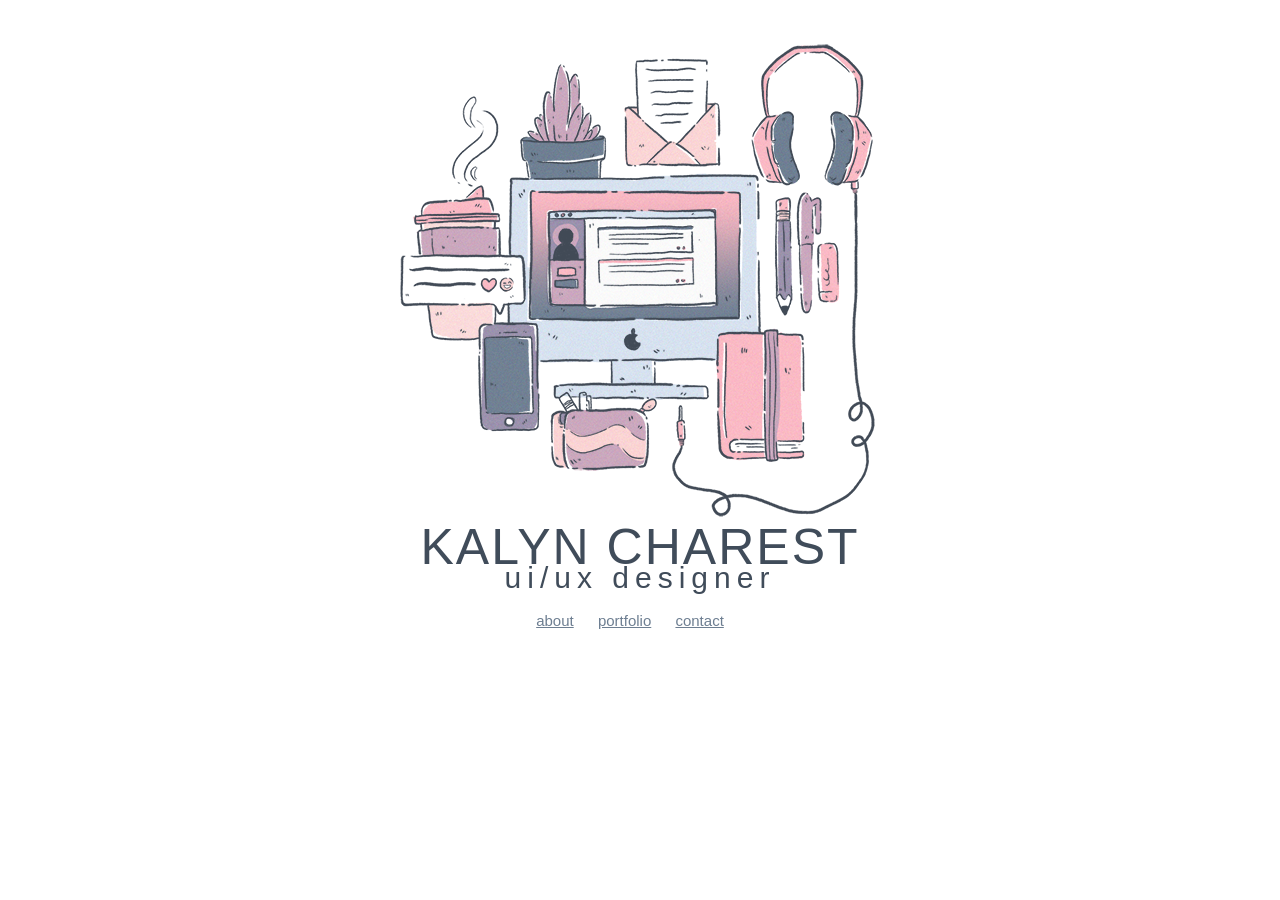
<file: index.html>
<!DOCTYPE html>
<html lang="en">
<head>

  <!-- Basic Page Needs
  –––––––––––––––––––––––––––––––––––––––––––––––––– -->
  <meta charset="utf-8">
  <title>Kalyn Charest Design</title>
  <meta name="description" content="">
  <meta name="author" content="">

  <!-- Mobile Specific Metas
  –––––––––––––––––––––––––––––––––––––––––––––––––– -->
  <meta name="viewport" content="width=device-width, initial-scale=1">

  <!-- FONT
  –––––––––––––––––––––––––––––––––––––––––––––––––– -->
  <link href="//fonts.googleapis.com/css?family=Raleway:400,300,600" rel="stylesheet" type="text/css">

  <!-- CSS
  –––––––––––––––––––––––––––––––––––––––––––––––––– -->
  <link rel="stylesheet" href="css/normalize.css">
  <link rel="stylesheet" href="css/skeleton.css">
  <link rel="stylesheet" href="css/animate.css">

  <!-- Favicon
  –––––––––––––––––––––––––––––––––––––––––––––––––– -->
  <link rel="icon" type="image/png" href="images/favicon%20copy.png">

</head>
<body>
    <!-- Google Analytics
 –––––––––––––––––––––––––––––––––––––––––––––––––– -->
<script>
  (function(i,s,o,g,r,a,m){i['GoogleAnalyticsObject']=r;i[r]=i[r]||function(){
  (i[r].q=i[r].q||[]).push(arguments)},i[r].l=1*new Date();a=s.createElement(o),
  m=s.getElementsByTagName(o)[0];a.async=1;a.src=g;m.parentNode.insertBefore(a,m)
  })(window,document,'script','https://www.google-analytics.com/analytics.js','ga');

  ga('create', 'UA-92775504-2', 'auto');
  ga('send', 'pageview');

</script>    

  <!-- Primary Page Layout
  –––––––––––––––––––––––––––––––––––––––––––––––––– -->
<div class="container">
       
    
    <div class="row">
      <div class="tweleve columns" align="center" style="margin-top: 3%" >
        <img src="images/homeimg500px.png" class="u-max-full-width">
      </div>
    </div>
      
       
 <div class="row">
      <div class="two-half column" align="center" style="margin-top: -2%">
            <h1 class="animated fadeIn">KALYN CHAREST</h1>
            <h4 class="animated fadeIn" style="margin-top: -4%">ui/ux designer</h4>
      </div>
 </div>
      
     <div class="row">
      <div class="two-half column" align="center" style="margin-top: -1%">
        <div id="navcontainer">
                <ul class="animated fadeIn" id="navlist">
                    <li id="active"><a href="bio.html" id="current">about</a></li>
                    <li><a href="portfolio.html">portfolio</a></li>
                    <li><a href="contact.html">contact</a></li>
                </ul>
        </div>
    </div>
    </div>
</div>

<!-- End Document
  –––––––––––––––––––––––––––––––––––––––––––––––––– -->
</body>
</html>
</file>
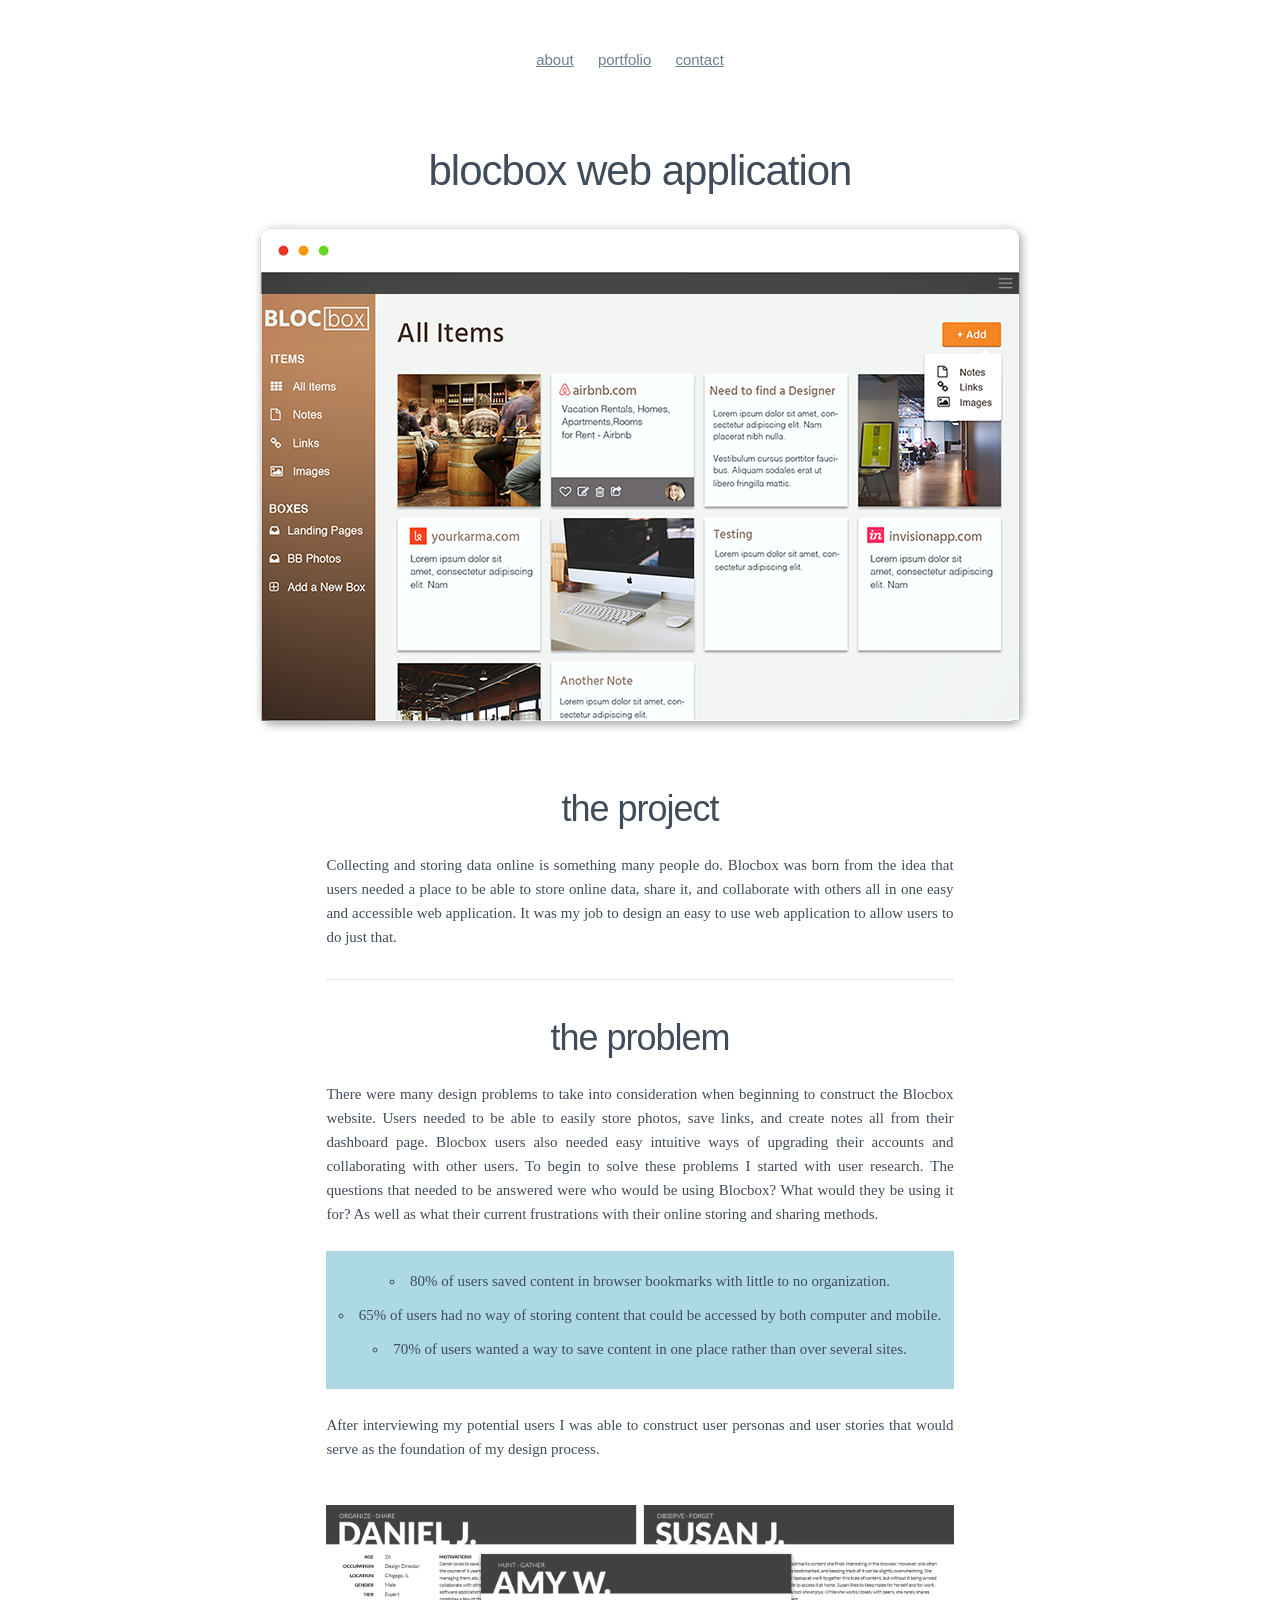
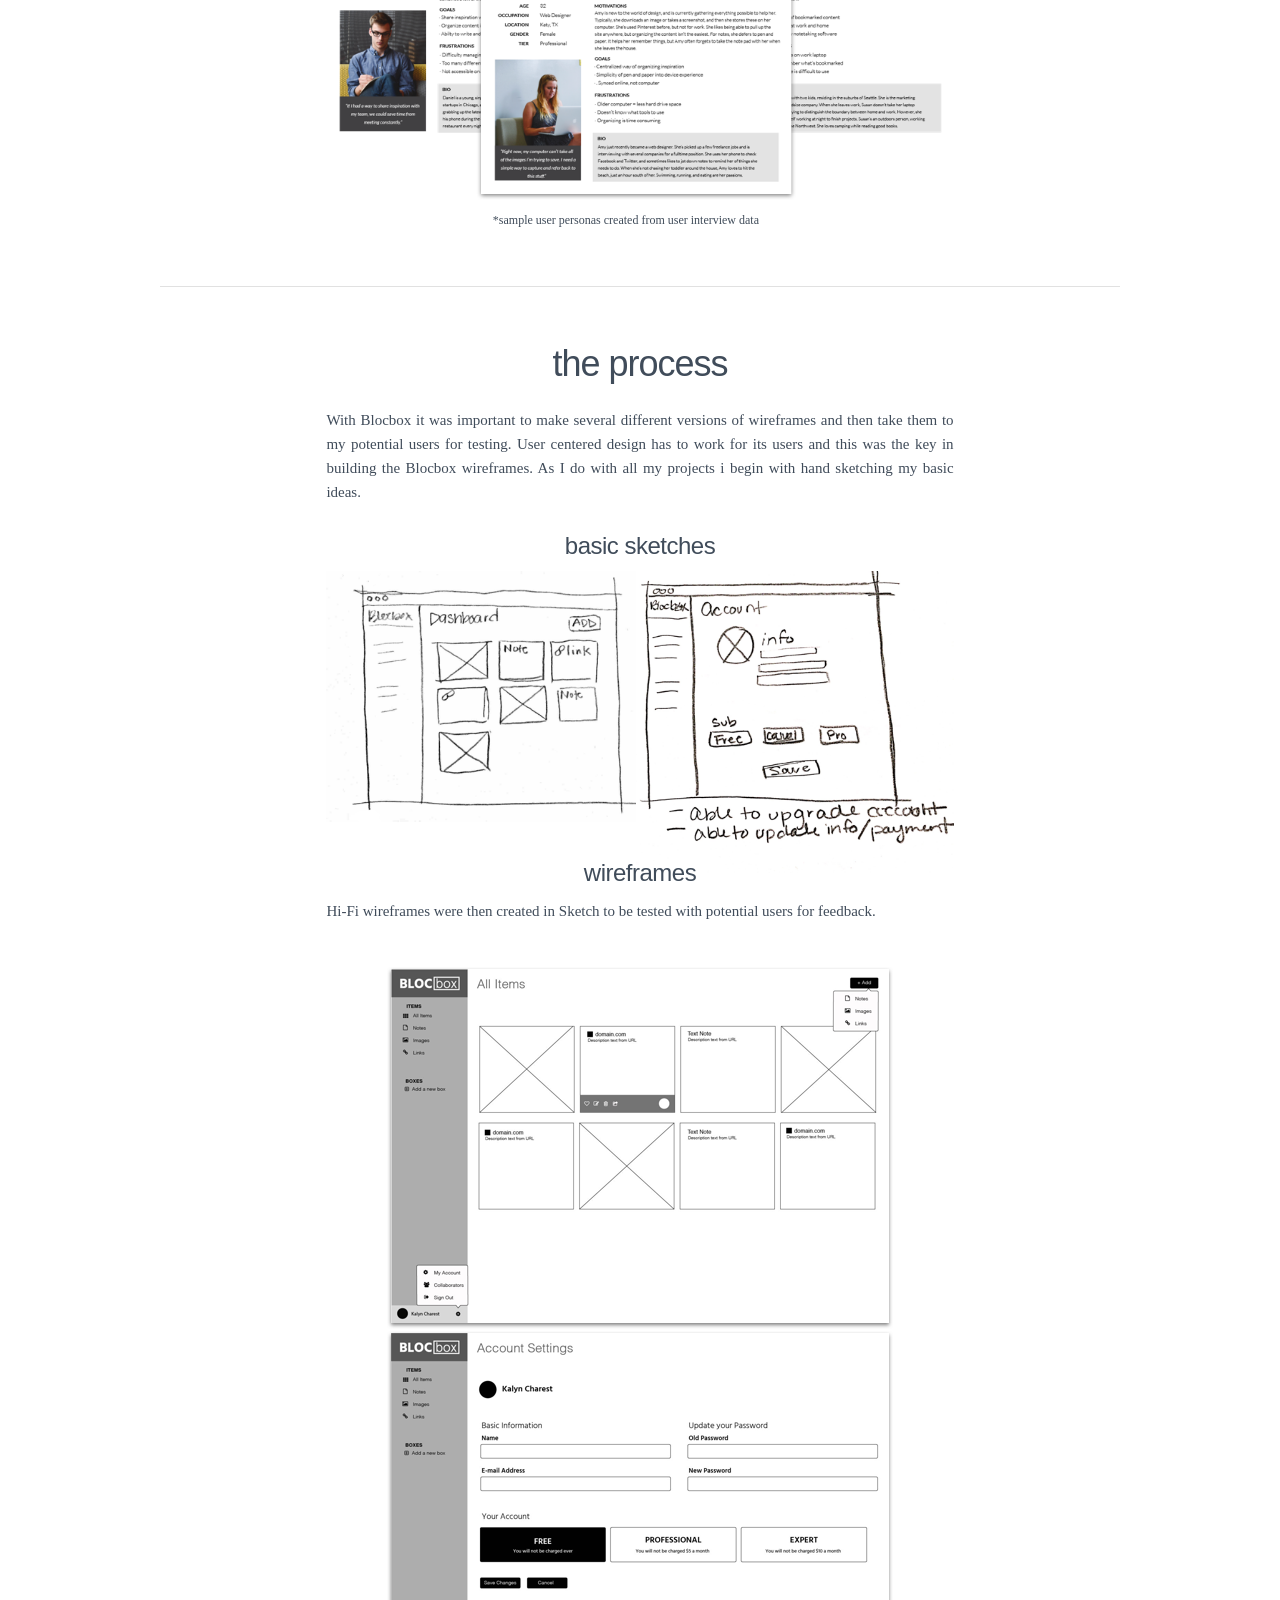
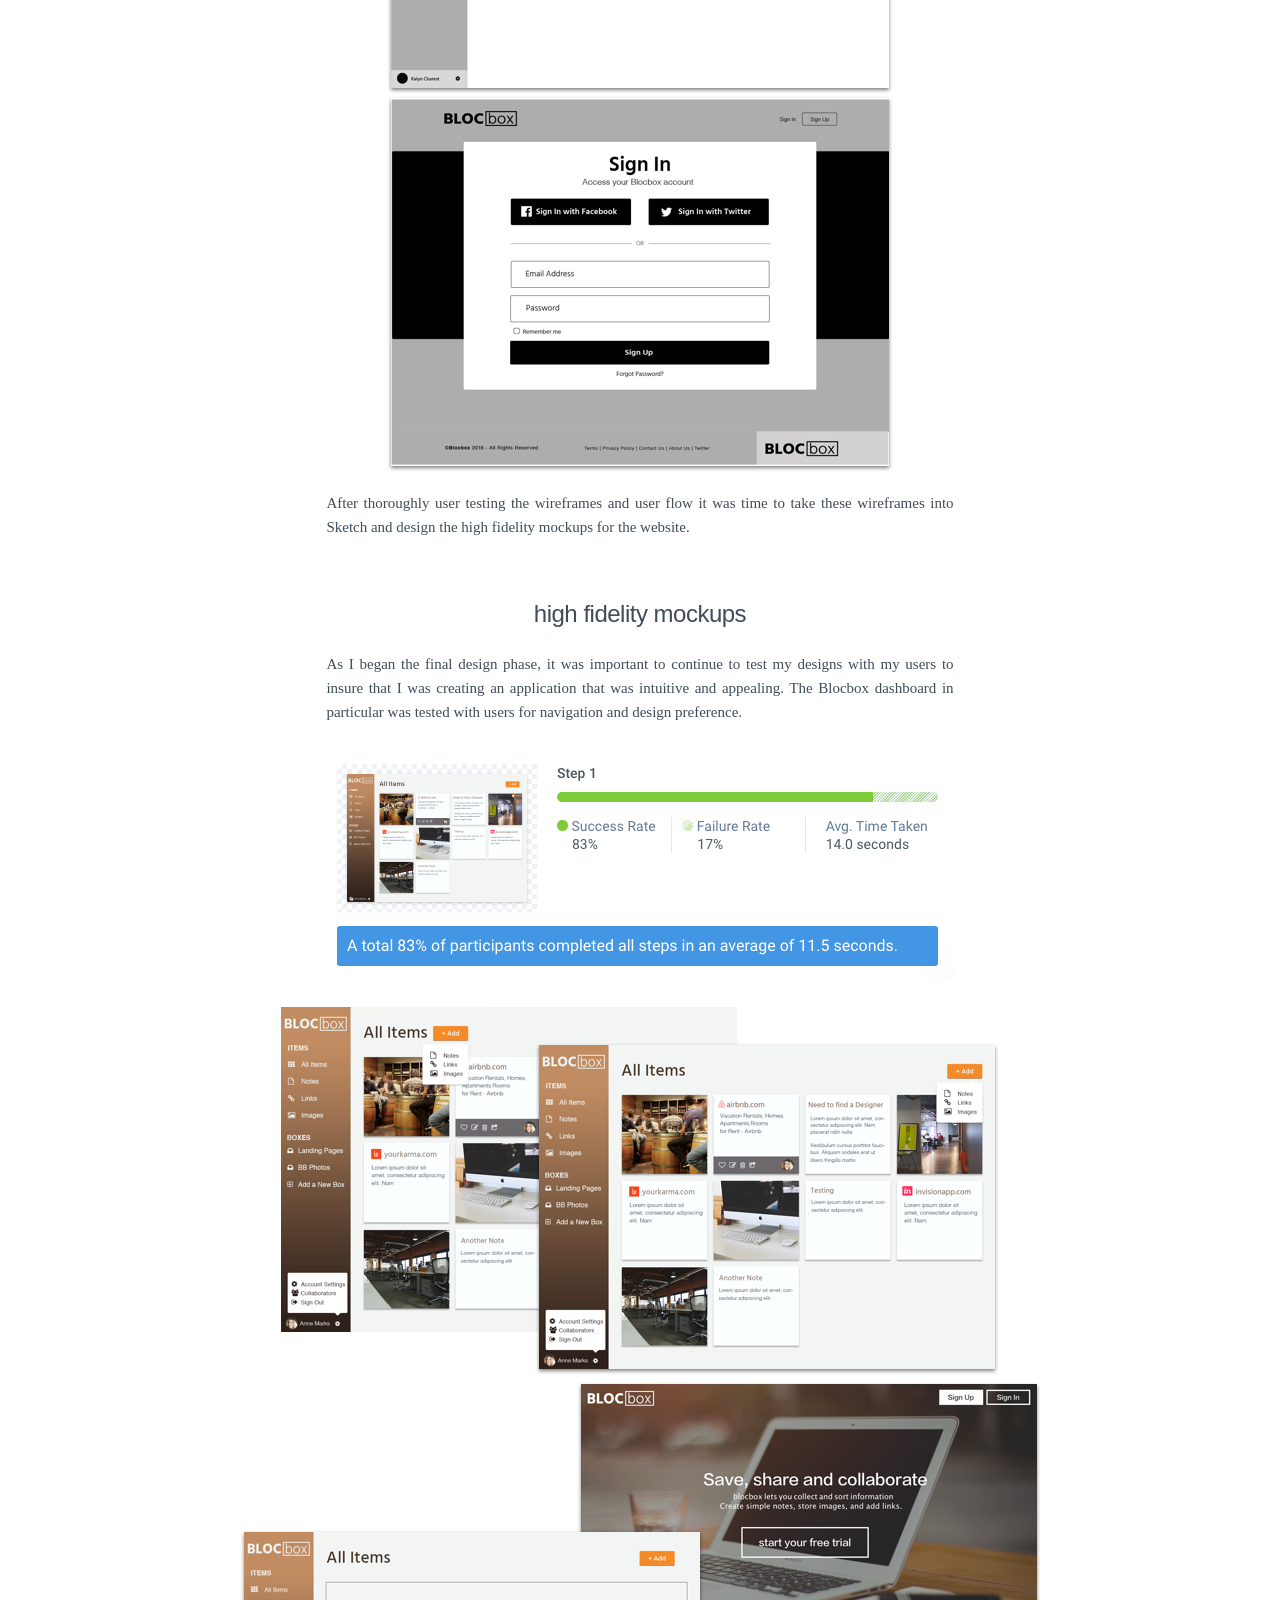
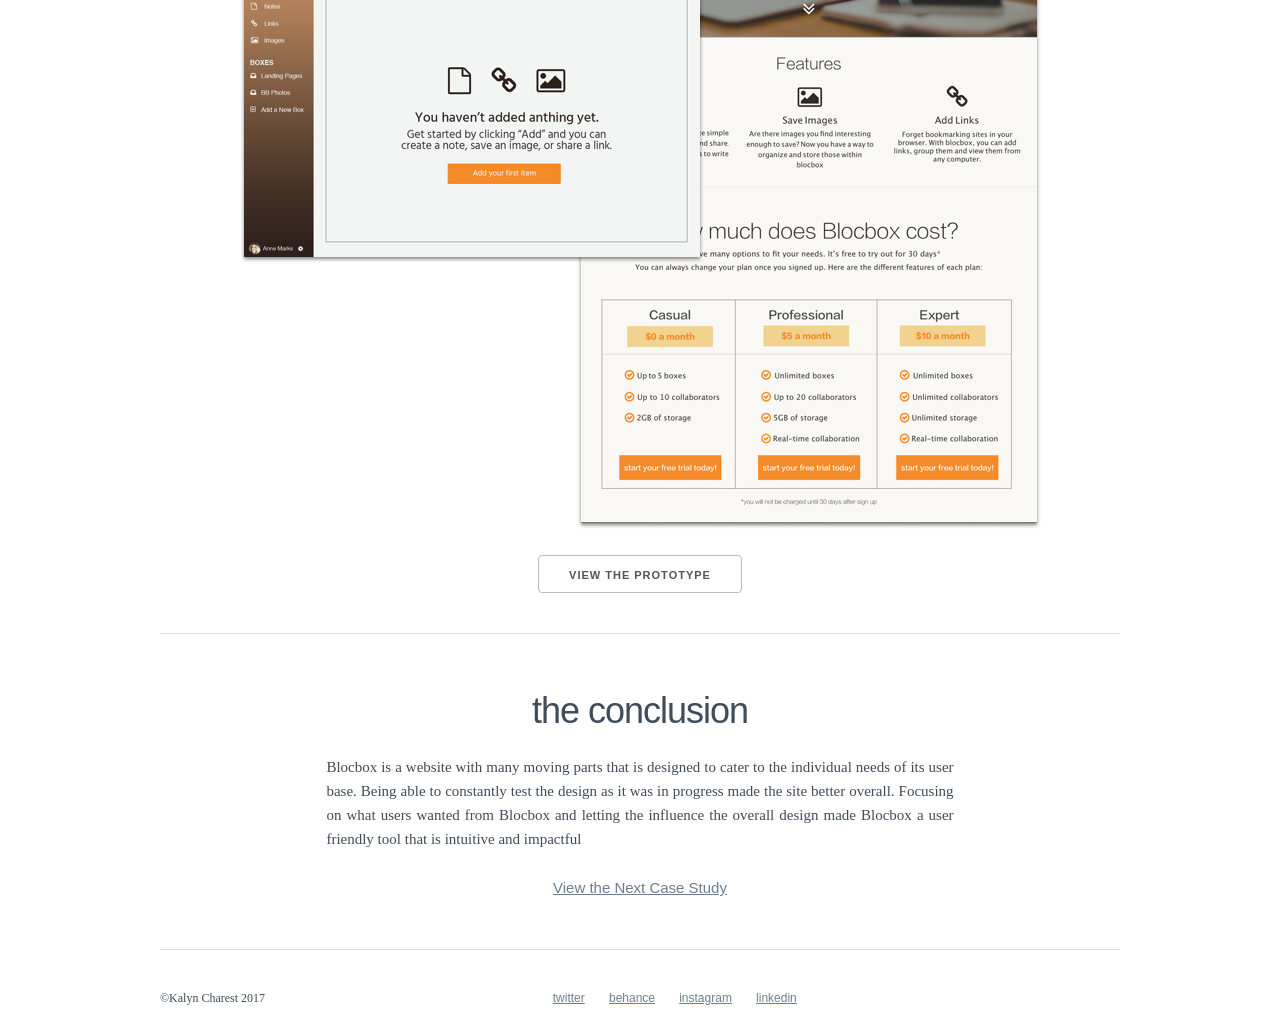
<file: bbstudy.html>
<!DOCTYPE html>
<html lang="en">
<head>

  <!-- Basic Page Needs
  –––––––––––––––––––––––––––––––––––––––––––––––––– -->
  <meta charset="utf-8">
  <title>Kalyn Charest Design</title>
  <meta name="description" content="">
  <meta name="author" content="">

  <!-- Mobile Specific Metas
  –––––––––––––––––––––––––––––––––––––––––––––––––– -->
  <meta name="viewport" content="width=device-width, initial-scale=1">

  <!-- FONT
  –––––––––––––––––––––––––––––––––––––––––––––––––– -->
  <link href="//fonts.googleapis.com/css?family=Raleway:400,300,600" rel="stylesheet" type="text/css">

  <!-- CSS
  –––––––––––––––––––––––––––––––––––––––––––––––––– -->
  <link rel="stylesheet" href="css/normalize.css">
  <link rel="stylesheet" href="css/skeleton.css">
  <link rel="stylesheet" href="css/animate.css">

  <!-- Favicon
  –––––––––––––––––––––––––––––––––––––––––––––––––– -->
  <link rel="icon" type="image/png" href="images/favicon%20copy.png">

</head>
<body>
    
    <!-- Google Analytics
 –––––––––––––––––––––––––––––––––––––––––––––––––– -->
<script>
  (function(i,s,o,g,r,a,m){i['GoogleAnalyticsObject']=r;i[r]=i[r]||function(){
  (i[r].q=i[r].q||[]).push(arguments)},i[r].l=1*new Date();a=s.createElement(o),
  m=s.getElementsByTagName(o)[0];a.async=1;a.src=g;m.parentNode.insertBefore(a,m)
  })(window,document,'script','https://www.google-analytics.com/analytics.js','ga');

  ga('create', 'UA-92775504-2', 'auto');
  ga('send', 'pageview');

</script>      

  <!-- Primary Page Layout
  –––––––––––––––––––––––––––––––––––––––––––––––––– -->
<div class="container">
    
        <div class="row">
            <div class="two-half column" align="center" style="margin-top: 5%">
                <div id="navcontainer">
                    <ul class="animated fadeIn" id="navlist">
                        <li id="active"><a href="bio.html" id="current">about</a></li>
                        <li><a href="portfolio.html">portfolio</a></li>
                        <li><a href="contact.html">contact</a></li>
                    </ul>
            </div>
            </div> 
        </div>
    
        <div class="row">
            <div class="tweleve columns" align="center" style="margin-top: 5%" >
                <h2>blocbox web application</h2>   
            </div>
        </div>
    
      <div class="row">
            <div class="tweleve columns" align="center" style="margin-top: -3%" >
                <img src="images/dashboardbb2.png" class="u-max-full-width" >
            </div>
        </div>
   
      <div class="row">
            <div class="tweleve columns" align="center" style="margin-top: -1%" >
                <h3>the project</h3>
            </div>
      </div>    
      <div class="row">
            <div class="eight columns offset-by-two" align="center">
                <p>Collecting and storing data online is something many people do. Blocbox was born from the idea that users needed a place to be able to store online data, share it, and collaborate with others all in one easy and accessible web application. It was my job to design an easy to use web application to allow users to do just that.</p>
                <hr>
                
                <h3>the problem</h3>
                <p>There were many design problems to take into consideration when beginning to construct the Blocbox website. Users needed to be able to easily store photos, save links, and create notes all from their dashboard page. Blocbox users also needed easy intuitive ways of upgrading their accounts and collaborating with other users. To begin to solve these problems I started with user research. The questions that needed to be answered were who would be using Blocbox? What would they be using it for? As well as what their current frustrations with their online storing and sharing methods.<br></p>
                    
                    <div class="border">
                    <ul class="stats" style="margin-top:1%">
                        <li>80% of users saved content in browser bookmarks with little to no organization.</li>
                        <li>65% of users had no way of storing content that could be accessed by both computer and mobile.</li>
                        <li>70% of users wanted a way to save content in one place rather than over several sites. </li>
                    </ul>

                </div>
                
               <br> <p>After interviewing my potential users I was able to construct user personas and user stories that would serve as the foundation of my design process. </p>
                
                
           </div>
     </div>
    
    <div class="row">
            <div class="eight columns offset-by-two" align="center" style="margin-top:2%">
                <img src="images/bbpersonas.png"  class="u-max-full-width">
                
    
            </div>
    </div>
    
    
    <div class="row">
           <div class="seven columns offset-by-four" align="center">
               <p> <small>*sample user personas created from user interview data</small></p>
           </div>
    </div>
    
     <div class="row">
            <div class="twelve columns" align="center">
                <hr>
            </div>    
    </div>
    
    <div class="row">
            <div class="tweleve columns" align="center" style="margin-top: 2%" >
                <h3>the process</h3>
            </div>
    </div>
    
    <div class="row">
            <div class="eight columns offset-by-two" align="center">
                <p>With Blocbox it was important to make several different versions of wireframes and then take them to my potential users for testing. User centered design has to work for its users and this was the key in building the Blocbox wireframes. As I do with all my projects i begin with hand sketching my basic ideas.</p><br>
                
                <h5 style="margin-top: -4%">basic sketches</h5>
            </div>   
    </div>  
    
    <div class="row">
            <div class="eight columns offset-by-two" align="center" style="margin-top: 2%" >
                <img src="images/bbsketches.png" class="u-max-full-width" style="margin-top: -5%">
            </div> 
    </div>    
    
    <div class="row">
            <div class="eight columns offset-by-two" align="center">
                <h5 style="margin-top: -4%">wireframes</h5>
                <p style="margin-top: -2%">   Hi-Fi wireframes were then created in Sketch to be tested with potential users for feedback.</p>
            </div>    
    </div> 
    
    <div class="row">
            <div class="tweleve columns" align="center" style="margin-top: 2%" >     
                <img src="images/bbhi-fi.png" class="u-max-full-width">
            </div>
    </div>
                
    <div class="row">
            <div class="eight columns offset-by-two" align="center">            
                <p style="margin-top: 2%">After thoroughly user testing the wireframes and user flow it was time to take these wireframes into Sketch and design the high fidelity mockups for the website. 
    
            </div>
    </div>    
    
    <div class="row">
            <div class="eight columns offset-by-two" align="center" style="margin-top: 2%" >
               
                <h5 style="margin-top:2%">high fidelity mockups</h5>
                <p>As I began the final design phase, it was important to continue to test my designs with my users to insure that I was creating an application that was intuitive and appealing. The Blocbox dashboard in particular was tested with users for navigation and design preference.</p>
                <img src="images/bbnavtest.png" class="u-max-full-width">
            </div>    
    </div>            
    <div class="row">
            <div class="tweleve columns" align="center" style="margin-top: 2%" >            
                <img src="images/bbdash.png" class="u-max-full-width">
                <img src="images/bbmockup2.png" class="u-max-full-width">
            </div>
    </div>    
        
      <div class="row">
            <div class="tweleve columns" align="center" style="margin-top: 2%" >  
          <a class="button" href="https://invis.io/AWAXL7INX#/224507412_Homepage"  target="_blank">View the Prototype</a>
                <hr>
      </div>
      </div>
        
    <div class="row">
            <div class="eight columns offset-by-two" align="center" style="margin-top: 2%" >    
                  <h3>the conclusion</h3>
                        <p>Blocbox is a website with many moving parts that is designed to cater to the individual needs of its user base. Being able to constantly test the design as it was in progress made the site better overall. Focusing on what users wanted from Blocbox and letting the influence the overall design made Blocbox a user friendly tool that is intuitive and impactful </p>
                
                        <a href="ccstudy.html">View the Next Case Study</a>
                
            </div>
    </div>    
        
    <div class="row">
            <div class="tweleve columns" style="margin-top: 2%" >
                <hr>
            </div>
        </div>        
        
    <div class="row">
            <div class="three columns" align="right">
                <p class="copyright"><small>&copy;Kalyn Charest 2017</small></p>
        </div>
    
        <div class= "six columns offset-by-one" align="center">
             <div id="navcontainer">
                    <ul class="animated fadeIn" id="navlist">
                        <li id="active"><a href="https://twitter.com/Kalyn_Charest"  target="_blank" id="current"><small>twitter</small></a></li>
                        <li><a href="https://www.behance.net/kalyncharest"  target="_blank"><small>behance</small></a></li>
                        <li><a href="https://www.instagram.com/tofutuxedo/?hl=en"  target="_blank"><small>instagram</small></a></li>
                        <li><a href="https://www.linkedin.com/in/kalyn-charest-6636484b/"  target="_blank"><small>linkedin</small></a></li>
                    </ul>
            </div>
        
        </div>
        
        
        
        </div>
            
            
            
            
            
            
            
            
    </div>    
        
        
<!-- End Document
  –––––––––––––––––––––––––––––––––––––––––––––––––– -->
</body>
</html>
</file>
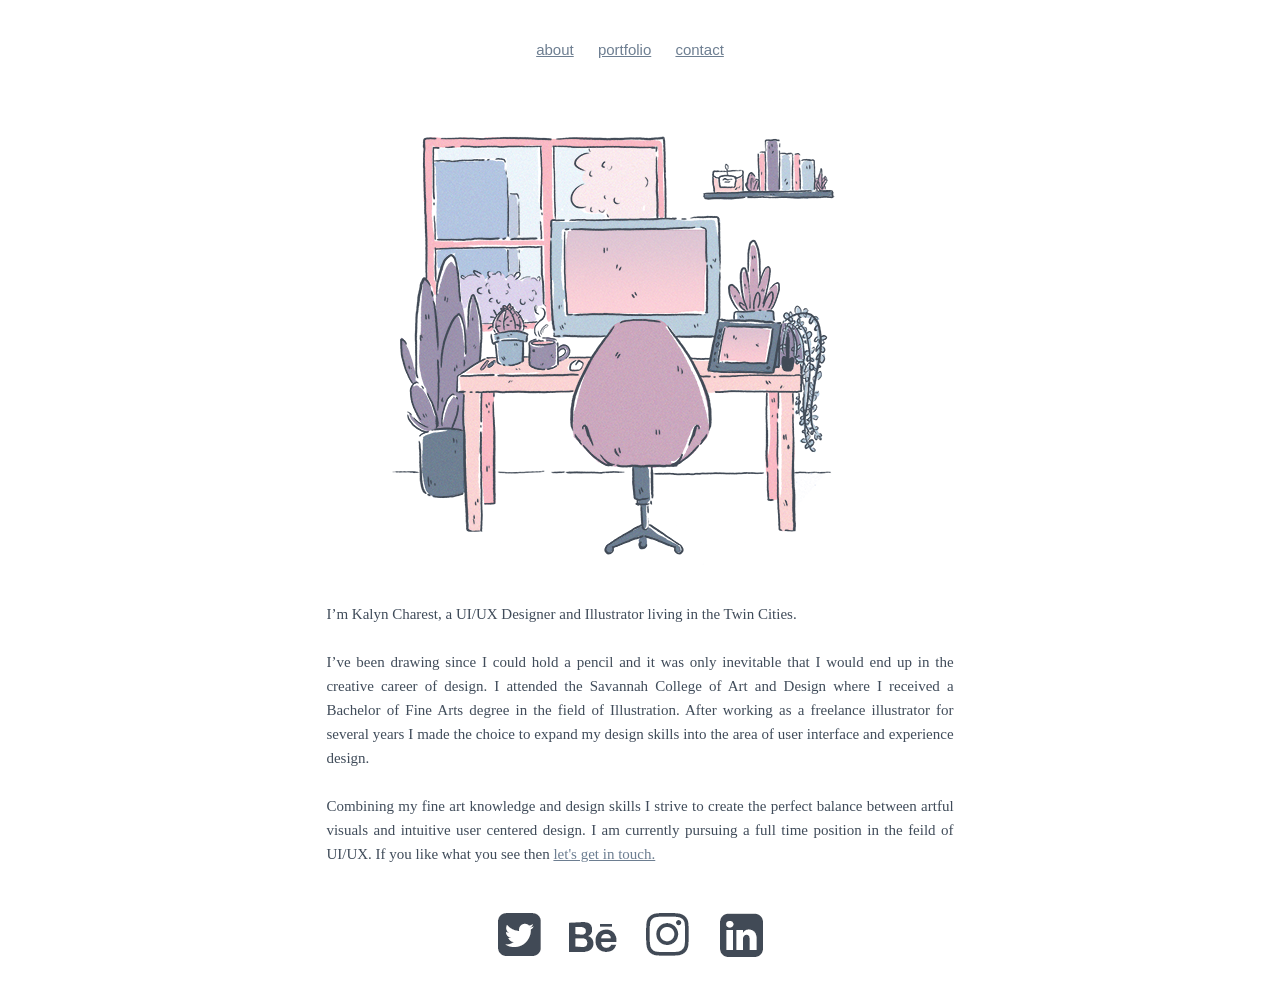
<file: bio.html>
<!DOCTYPE html>
<html lang="en">
<head>

  <!-- Basic Page Needs
  –––––––––––––––––––––––––––––––––––––––––––––––––– -->
  <meta charset="utf-8">
  <title>Kalyn Charest Design</title>
  <meta name="description" content="">
  <meta name="author" content="">

  <!-- Mobile Specific Metas
  –––––––––––––––––––––––––––––––––––––––––––––––––– -->
  <meta name="viewport" content="width=device-width, initial-scale=1">

  <!-- FONT
  –––––––––––––––––––––––––––––––––––––––––––––––––– -->
  <link href="//fonts.googleapis.com/css?family=Raleway:400,300,600" rel="stylesheet" type="text/css">

  <!-- CSS
  –––––––––––––––––––––––––––––––––––––––––––––––––– -->
  <link rel="stylesheet" href="css/normalize.css">
  <link rel="stylesheet" href="css/skeleton.css">
  <link rel="stylesheet" href="css/animate.css">

  <!-- Favicon
  –––––––––––––––––––––––––––––––––––––––––––––––––– -->
  <link rel="icon" type="image/png" href="images/favicon%20copy.png">

</head>
<body>
    
    <!-- Google Analytics
 –––––––––––––––––––––––––––––––––––––––––––––––––– -->
<script>
  (function(i,s,o,g,r,a,m){i['GoogleAnalyticsObject']=r;i[r]=i[r]||function(){
  (i[r].q=i[r].q||[]).push(arguments)},i[r].l=1*new Date();a=s.createElement(o),
  m=s.getElementsByTagName(o)[0];a.async=1;a.src=g;m.parentNode.insertBefore(a,m)
  })(window,document,'script','https://www.google-analytics.com/analytics.js','ga');

  ga('create', 'UA-92775504-2', 'auto');
  ga('send', 'pageview');

</script>      

  <!-- Primary Page Layout
  –––––––––––––––––––––––––––––––––––––––––––––––––– -->
<div class="container">
    
        <div class="row">
            <div class="two-half column" align="center" style="margin-top: 4%">
                <div id="navcontainer">
                    <ul class="animated fadeIn" id="navlist">
                        <li id="active"><a href="bio.html" id="current">about</a></li>
                        <li><a href="portfolio.html">portfolio</a></li>
                        <li><a href="contact.html">contact</a></li>
                    </ul>
            </div>
            </div> 
        </div>
    
        <div class="row">
            <div class="tweleve columns" align="center" style="margin-top: 4%" >
                <img src="images/bioimgRedo.png" class="u-max-full-width">
            </div>
        </div>
      
      <div class="row">
        <div class="eight columns offset-by-two" style="margin-top: 2%" align="center" >
        
            <p> I’m Kalyn Charest, a UI/UX Designer and Illustrator living in the Twin Cities. <br> <br>

                I’ve been drawing since I could hold a pencil and it was only inevitable that I would end up in the creative career of design. I attended the Savannah College of Art and Design where I received a Bachelor of Fine Arts degree in the field of Illustration. After working as a freelance illustrator for several years I made the choice to expand my design skills into the area of user interface and experience design. <br><br>


                Combining my fine art knowledge and design skills I strive to create the perfect balance between artful visuals and intuitive user centered design. I am currently pursuing a full time position in the feild of UI/UX. If you like what you see then <a href="contact.html">let's get in touch.</a></p>
          
          
        </div>
    </div>
    
    
    <div class="row">
            <div class="tweleve columns" align="center" style="margin-top: 2%" >
                <div id="navcontainer">
                    <ul id="navlist">
                        <li id="active"><a href="https://twitter.com/Kalyn_Charest" target="_blank" id="current"><img src="images/twittericon.png" alt="Twitter"></a></li>
                        <li><a href="https://www.behance.net/kalyncharest"  target="_blank"><img src="images/beicon.png" alt="Behance"></a></li>
                        <li><a href="https://www.instagram.com/tofutuxedo/?hl=en"  target="_blank"><img src="images/instaicon.png" alt="Instagram"></a></li>
                        <li><a href="https://www.linkedin.com/in/kalyn-charest-6636484b/"  target="_blank"><img src="images/linkicon.png" alt="LinkedIn"></a></li>
                    </ul>
                </div>
            </div>
    </div>    
        
 
       
    
    
    
    </div>    

<!-- End Document
  –––––––––––––––––––––––––––––––––––––––––––––––––– -->
</body>
</html>
</file>
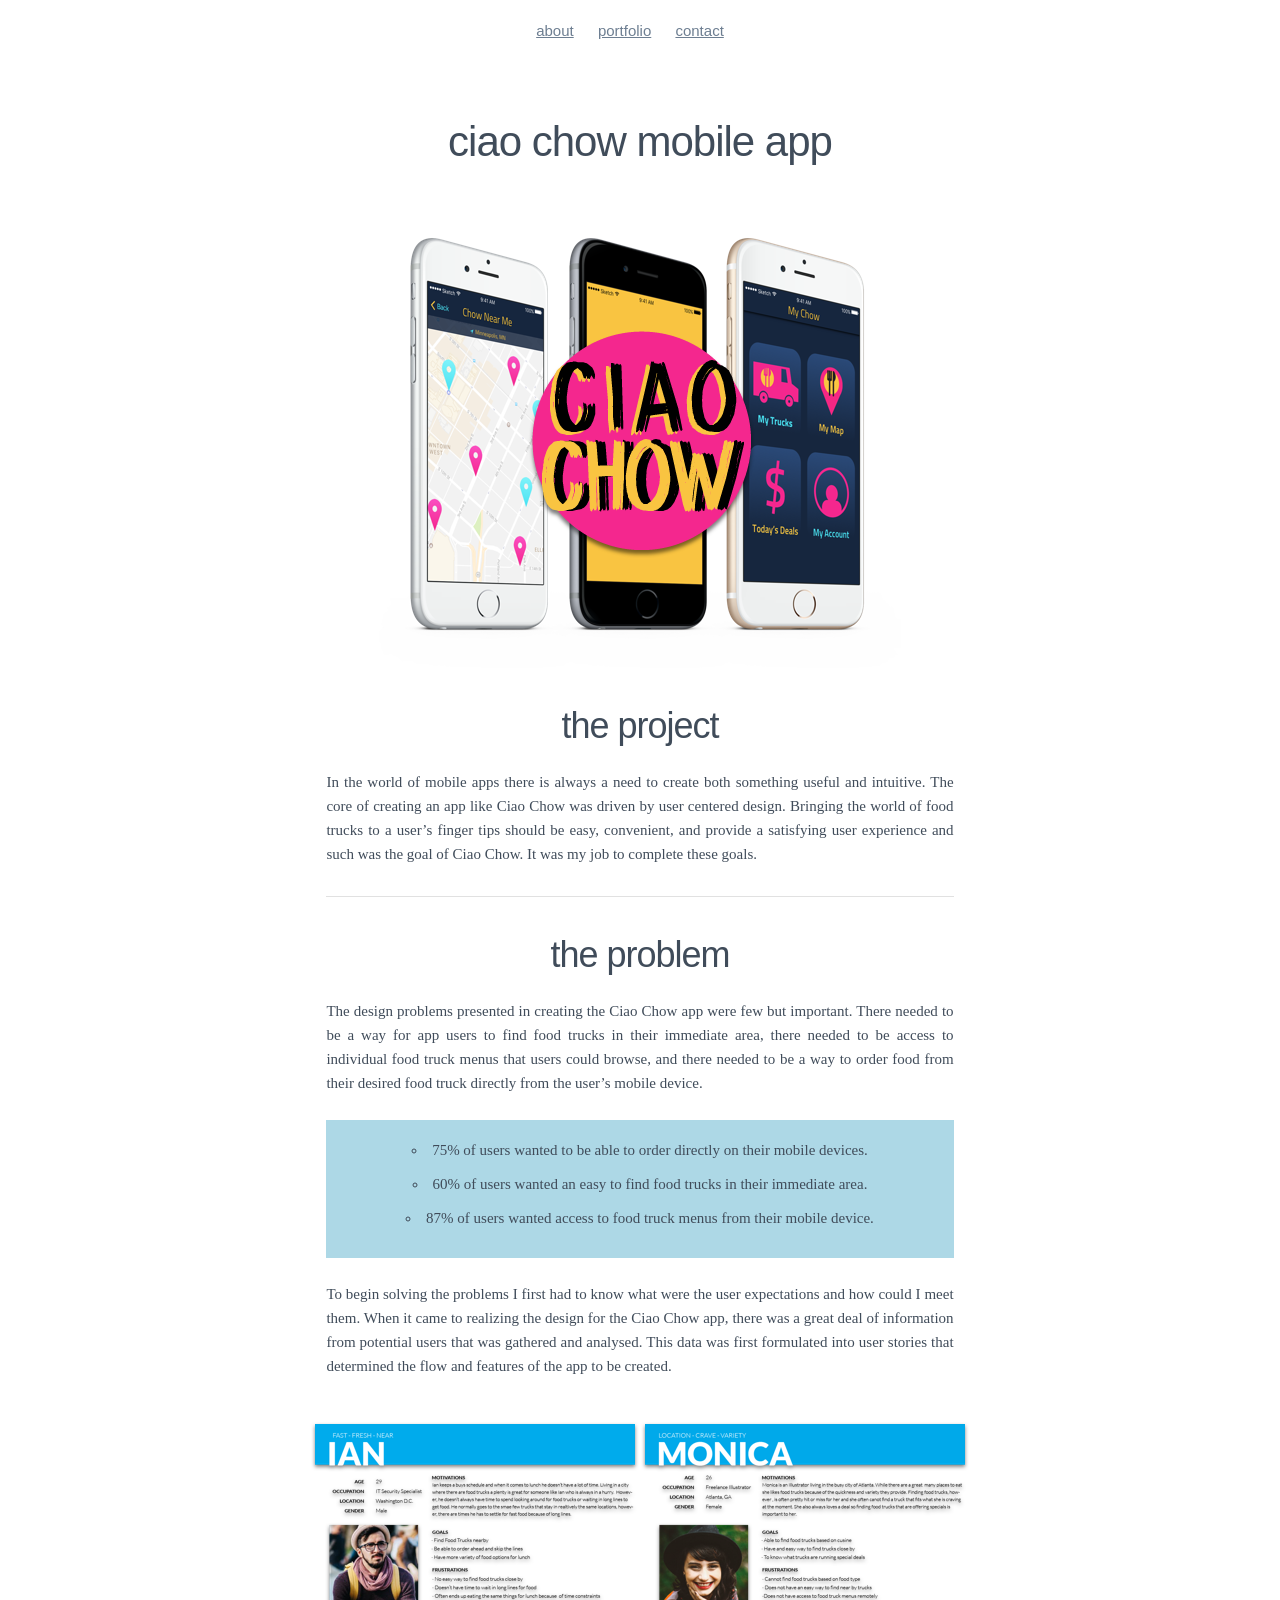
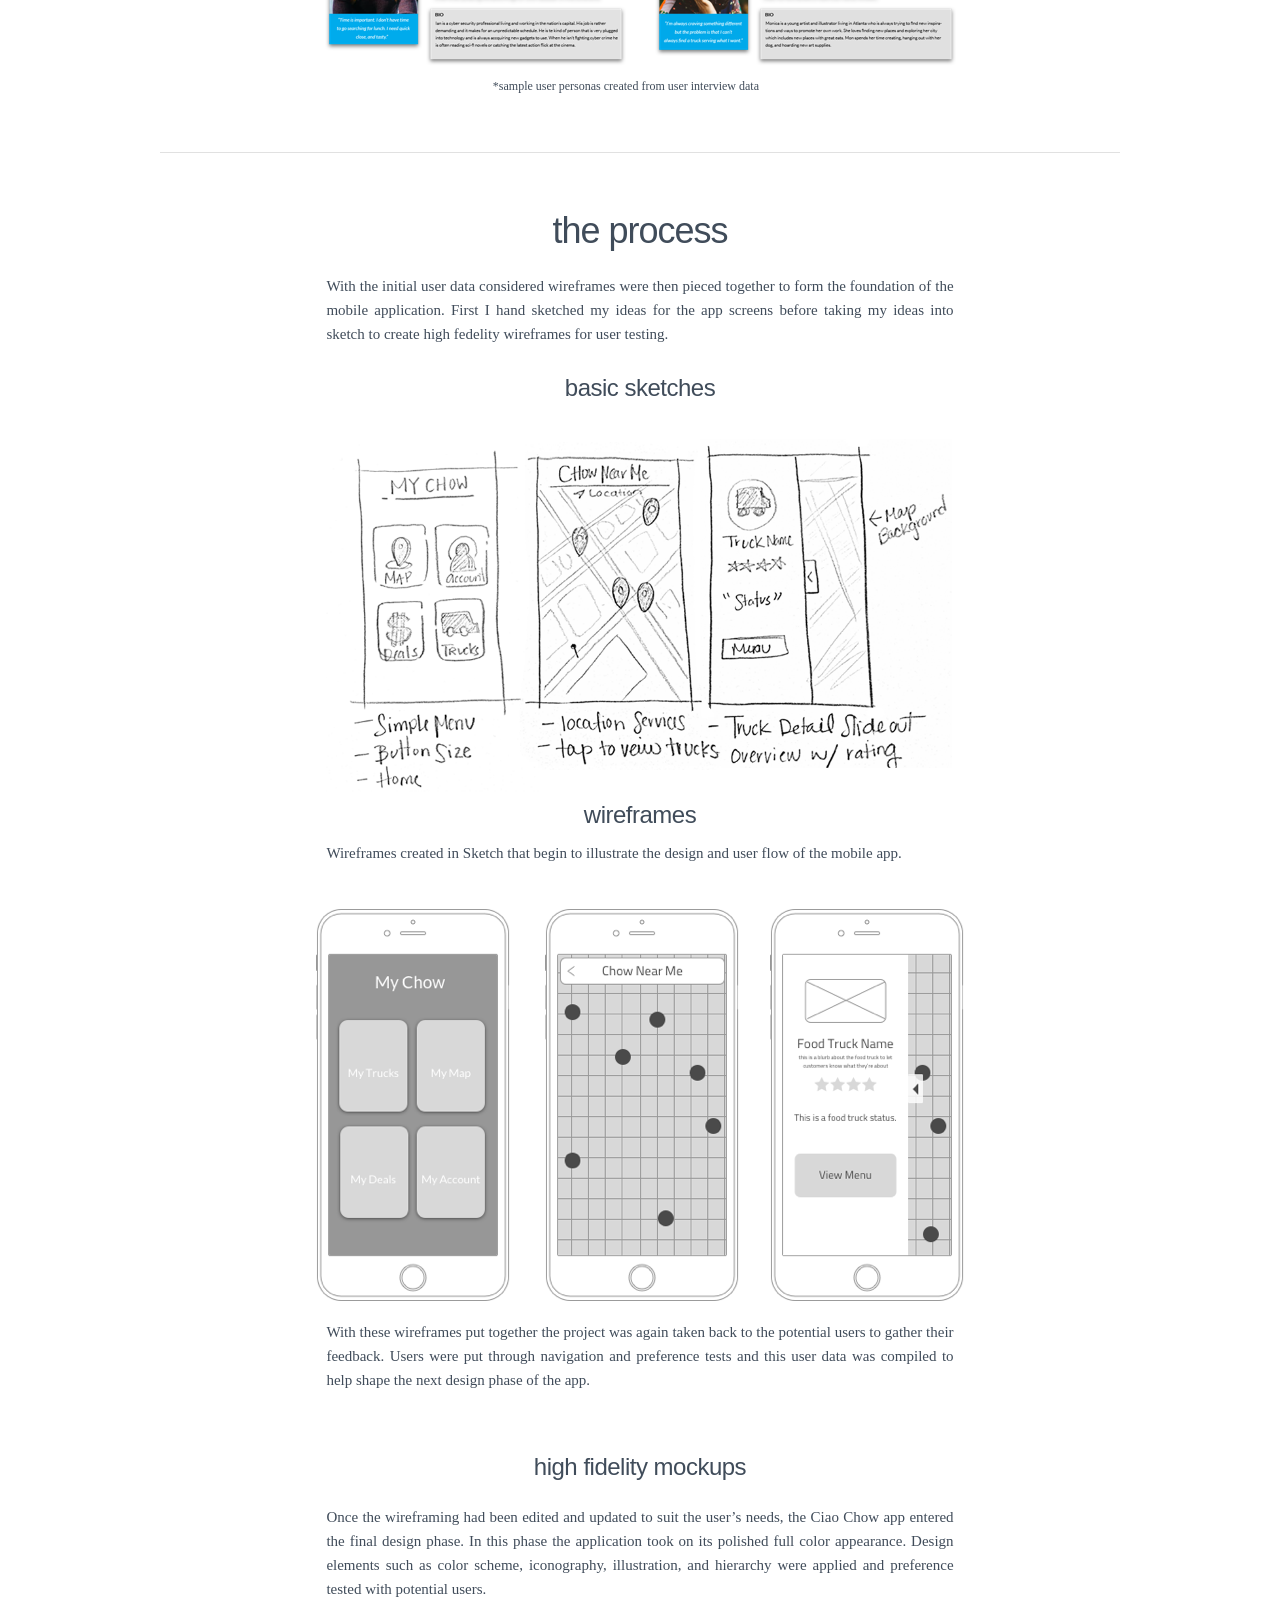
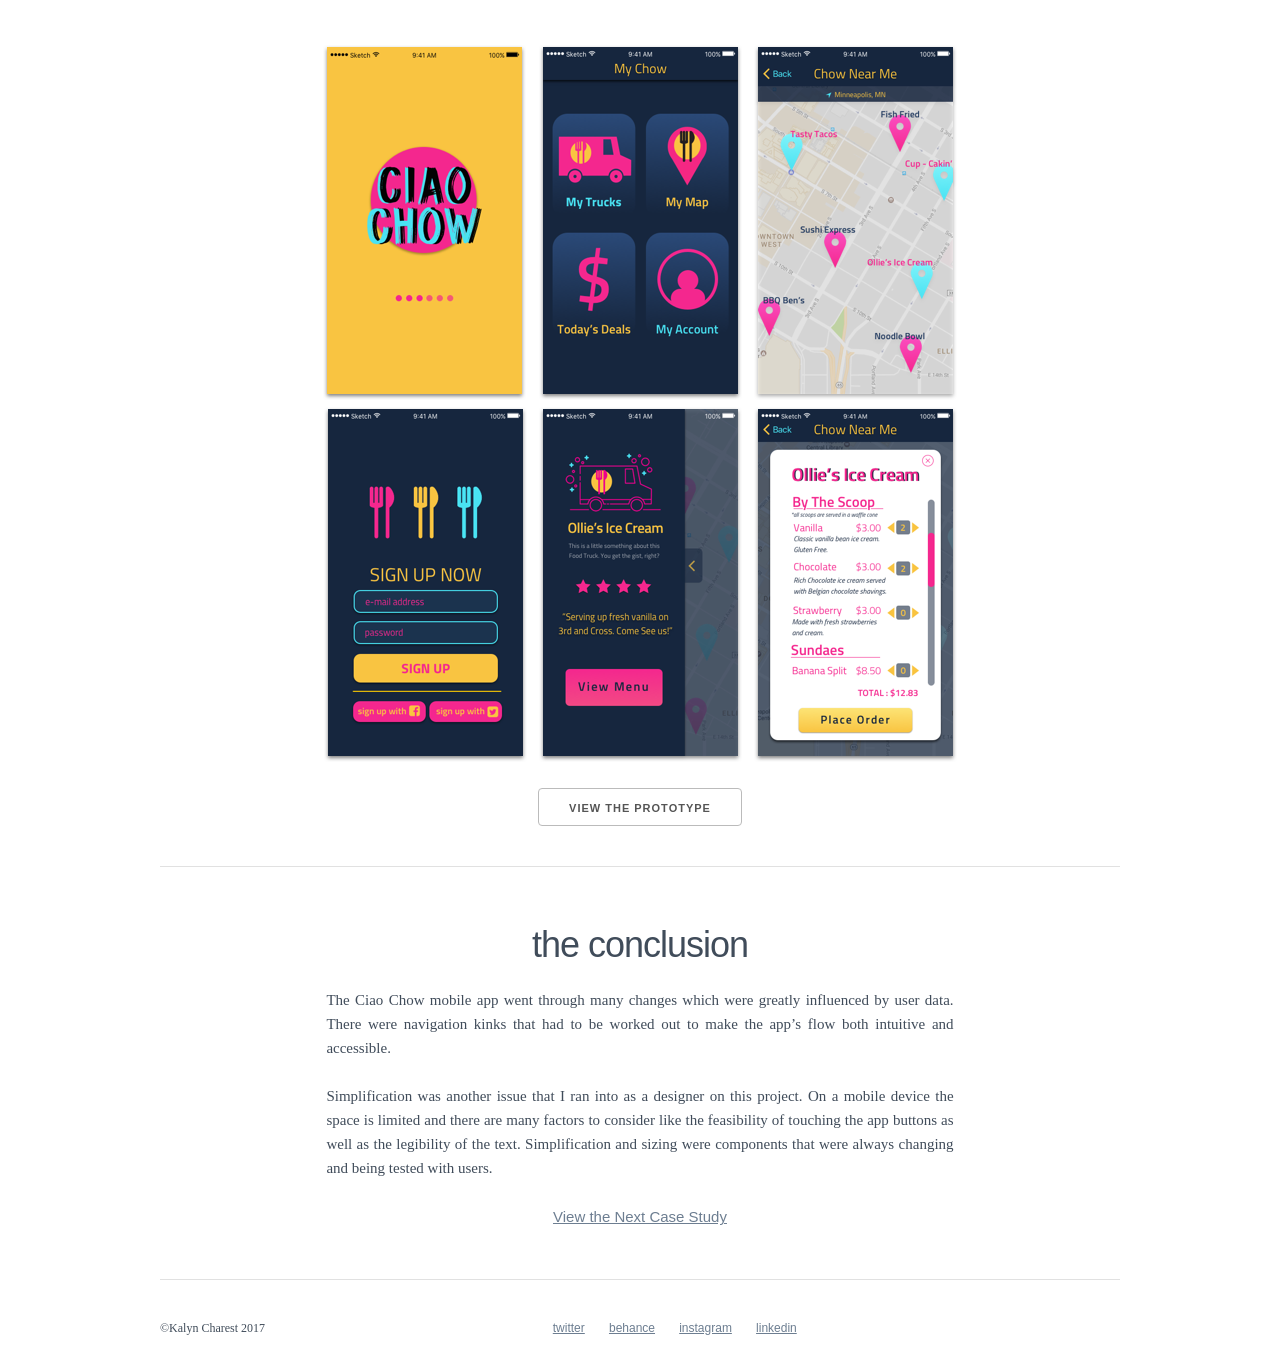
<file: ccstudy.html>
<!DOCTYPE html>
<html lang="en">
<head>

  <!-- Basic Page Needs
  –––––––––––––––––––––––––––––––––––––––––––––––––– -->
  <meta charset="utf-8">
  <title>Kalyn Charest Design</title>
  <meta name="description" content="">
  <meta name="author" content="">

  <!-- Mobile Specific Metas
  –––––––––––––––––––––––––––––––––––––––––––––––––– -->
  <meta name="viewport" content="width=device-width, initial-scale=1">

  <!-- FONT
  –––––––––––––––––––––––––––––––––––––––––––––––––– -->
  <link href="//fonts.googleapis.com/css?family=Raleway:400,300,600" rel="stylesheet" type="text/css">

  <!-- CSS
  –––––––––––––––––––––––––––––––––––––––––––––––––– -->
  <link rel="stylesheet" href="css/normalize.css">
  <link rel="stylesheet" href="css/skeleton.css">
  <link rel="stylesheet" href="css/animate.css">

  <!-- Favicon
  –––––––––––––––––––––––––––––––––––––––––––––––––– -->
  <link rel="icon" type="image/png" href="images/favicon%20copy.png">

</head>
<body>

    <!-- Google Analytics
 –––––––––––––––––––––––––––––––––––––––––––––––––– -->
<script>
  (function(i,s,o,g,r,a,m){i['GoogleAnalyticsObject']=r;i[r]=i[r]||function(){
  (i[r].q=i[r].q||[]).push(arguments)},i[r].l=1*new Date();a=s.createElement(o),
  m=s.getElementsByTagName(o)[0];a.async=1;a.src=g;m.parentNode.insertBefore(a,m)
  })(window,document,'script','https://www.google-analytics.com/analytics.js','ga');

  ga('create', 'UA-92775504-2', 'auto');
  ga('send', 'pageview');

</script>      
    
  <!-- Primary Page Layout
  –––––––––––––––––––––––––––––––––––––––––––––––––– -->
<div class="container">
    
        <div class="row">
            <div class="two-half column" align="center" style="margin-top: 2%">
                <div id="navcontainer">
                    <ul class="animated fadeIn" id="navlist">
                        <li id="active"><a href="bio.html" id="current">about</a></li>
                        <li><a href="portfolio.html">portfolio</a></li>
                        <li><a href="contact.html">contact</a></li>
                    </ul>
            </div>
            </div> 
        </div>
    
        <div class="row">
            <div class="tweleve columns" align="center" style="margin-top: 5%" >
                <h2>ciao chow mobile app</h2>   
            </div>
        </div>
    
      <div class="row">
            <div class="tweleve columns" align="center" style="margin-top: 5%" >
                <img src="images/CCTopImg.png" class="u-max-full-width">
            </div>
        </div>
   
      <div class="row">
            <div class="tweleve columns" align="center" style="margin-top: 3%" >
                <h3>the project</h3>
            </div>
      </div>    
      <div class="row">
            <div class="eight columns offset-by-two" align="center">
                <p>In the world of mobile apps there is always a need to create both something useful and intuitive. The core of creating an app like Ciao Chow was driven by user centered design. Bringing the world of food trucks to a user’s finger tips should be easy, convenient, and provide a satisfying user experience and such was the goal of Ciao Chow. It was my job to complete these goals.</p>
                <hr>
                
                <h3>the problem</h3>
                <p>The design problems presented in creating the Ciao Chow app were few but important. There needed to be a way for app users to find food trucks in their immediate area, there needed to be access to individual food truck menus that users could browse, and there needed to be a way to order food from their desired food truck directly from the user’s mobile device.<br></p>
                    
                    <div class="border">
                    <ul class="stats" style="margin-top:1%">
                        <li>75% of users wanted to be able to order directly on their mobile devices.</li>
                        <li>60% of users wanted an easy to find food trucks in their immediate area.</li>
                        <li>87% of users wanted access to food truck menus from their mobile device.</li>
                    </ul>

                </div>
                
               <br> <p>To begin solving the problems I first had to know what were the user expectations and how could I meet them. When it came to realizing the design for the Ciao Chow app, there was a great deal of information from potential users that was gathered and analysed. This data was first formulated into user stories that determined the flow and features of the app to be created.</p>
                
                
           </div>
     </div>
    
    <div class="row">
            <div class="twelve columns" align="center" style="margin-top:2%">
                <img src="images/personas.png"  class="u-max-full-width">
                
    
            </div>
    </div>
    
    
    <div class="row">
           <div class="seven columns offset-by-four" align="center">
               <p> <small>*sample user personas created from user interview data</small></p>
           </div>
    </div>
    
     <div class="row">
            <div class="twelve columns" align="center">
                <hr>
            </div>    
    </div>
    
    <div class="row">
            <div class="tweleve columns" align="center" style="margin-top: 2%" >
                <h3>the process</h3>
            </div>
    </div>
    
    <div class="row">
            <div class="eight columns offset-by-two" align="center">
                <p>With the initial user data considered wireframes were then pieced together to form the foundation of the mobile application. First I hand sketched my ideas for the app screens before taking my ideas into sketch to create high fedelity wireframes for user testing.</p><br>
                
                <h5 style="margin-top: -4%">basic sketches</h5>
            </div>   
    </div>  
    
    <div class="row">
            <div class="eight columns offset-by-two" align="center" style="margin-top: 2%" >
                <img src="images/wireframesketches.png" class="u-max-full-width" style="margin-top: -5%">
            </div> 
    </div>    
    
    <div class="row">
            <div class="eight columns offset-by-two" align="center">
                <h5 style="margin-top: -4%">wireframes</h5>
                <p style="margin-top: -2%">Wireframes created in Sketch that begin to illustrate the design and user flow of the mobile app.</p>
            </div>    
    </div> 
    
    <div class="row">
            <div class="tweleve columns" align="center" style="margin-top: 2%" >     
                <img src="images/wireframes.png" class="u-max-full-width">
            </div>
    </div>
                
    <div class="row">
            <div class="eight columns offset-by-two" align="center">            
                <p style="margin-top: 2%">With these wireframes put together the project was again taken back to the potential users to gather their feedback. Users were put through navigation and preference tests and this user data was compiled to help shape the next design phase of the app. 
                </p>
    
            </div>
    </div>    
    
    <div class="row">
            <div class="eight columns offset-by-two" align="center" style="margin-top: 2%" >
               
                <h5 style="margin-top:2%">high fidelity mockups</h5>
                <p>Once the wireframing had been edited and updated to suit the user’s needs, the Ciao Chow app entered the final design phase. In this phase the application took on its polished full color appearance. Design elements such as color scheme, iconography, illustration, and hierarchy were applied and preference tested with potential users.</p>
            </div>    
    </div>            
    <div class="row">
            <div class="tweleve columns" align="center" style="margin-top: 2%" >            
                <img src="images/hifi1.png" class="u-max-full-width">
                <img src="images/hifi2.png" class="u-max-full-width">
            </div>
    </div>    
        
      <div class="row">
            <div class="tweleve columns" align="center" style="margin-top: 2%" >  
          <a class="button" href="https://invis.io/X59ZXEUN4"  target="_blank">View the Prototype</a>
                <hr>
      </div>
      </div>
        
    <div class="row">
            <div class="eight columns offset-by-two" align="center" style="margin-top: 2%" >    
                  <h3>the conclusion</h3>
                        <p>The Ciao Chow mobile app went through many changes which were greatly influenced by user data. There were navigation kinks that had to be worked out to make the app’s flow both intuitive and accessible. <br><br>

                        Simplification was another issue that I ran into as a designer on this project. On a mobile device the space is limited and there are many factors to consider like the feasibility of touching the app buttons as well as the legibility of the text. Simplification and sizing were components that were always changing and being tested with users. </p>
                
                        <a href="cpstudy.html">View the Next Case Study</a>
                
            </div>
    </div>    
        
    <div class="row">
            <div class="tweleve columns" style="margin-top: 2%" >
                <hr>
            </div>
        </div>        
        
    <div class="row">
            <div class="three columns" align="right">
                <p class="copyright"><small>&copy;Kalyn Charest 2017</small></p>
        </div>
    
        <div class= "six columns offset-by-one" align="center">
             <div id="navcontainer">
                    <ul class="animated fadeIn" id="navlist">
                        <li id="active"><a href="https://twitter.com/Kalyn_Charest" target="_blank" id="current"><small>twitter</small></a></li>
                        <li><a href="https://www.behance.net/kalyncharest"  target="_blank"><small>behance</small></a></li>
                        <li><a href="https://www.instagram.com/tofutuxedo/?hl=en"  target="_blank"><small>instagram</small></a></li>
                        <li><a href="https://www.linkedin.com/in/kalyn-charest-6636484b/"  target="_blank"><small>linkedin</small></a></li>
                    </ul>
            </div>
        
        </div>
        
        
        
        </div>
            
            
            
            
            
            
            
            
    </div>    
        
        
<!-- End Document
  –––––––––––––––––––––––––––––––––––––––––––––––––– -->
</body>
</html>
</file>
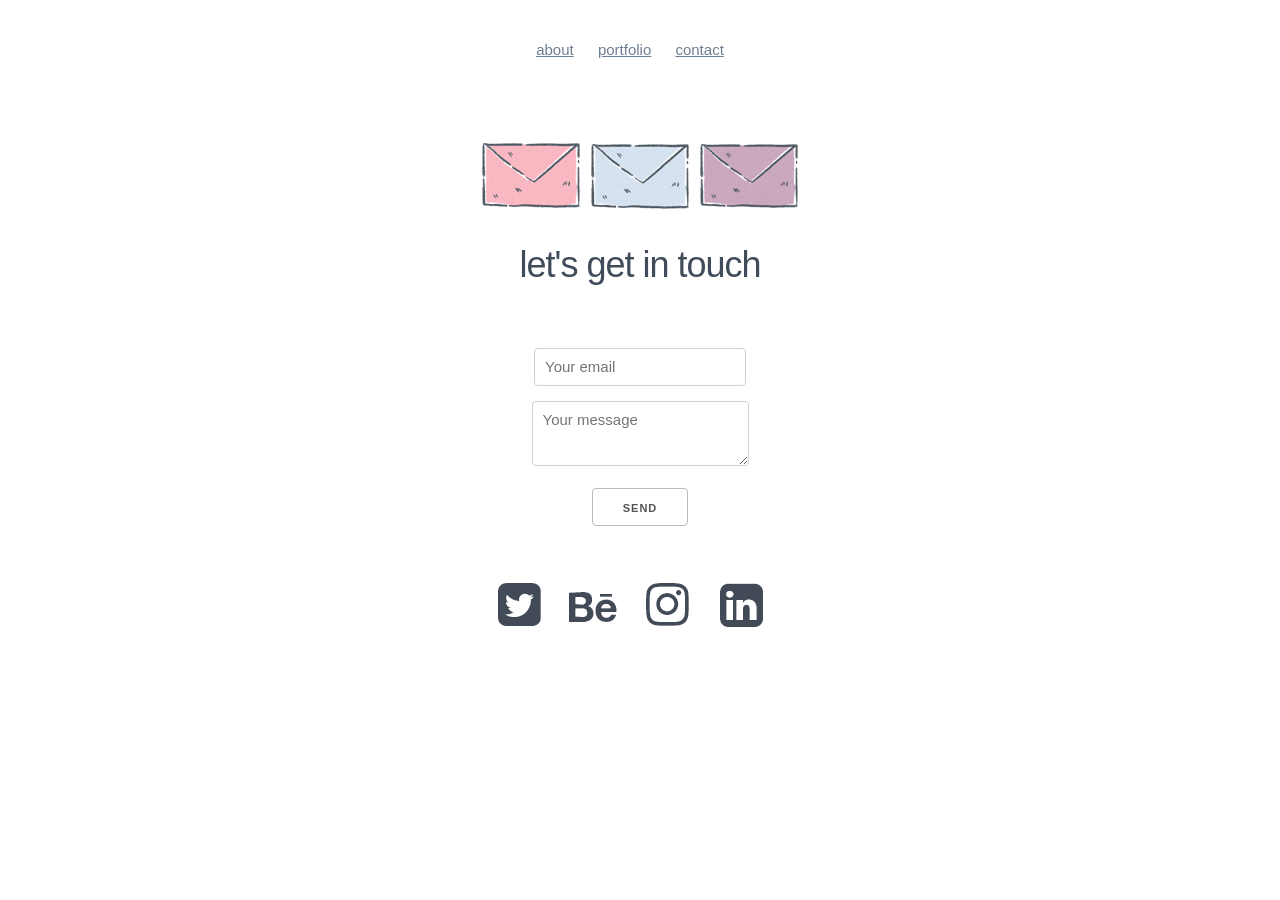
<file: contact.html>
<!DOCTYPE html>
<html lang="en">
<head>

  <!-- Basic Page Needs
  –––––––––––––––––––––––––––––––––––––––––––––––––– -->
  <meta charset="utf-8">
  <title>Kalyn Charest Design</title>
  <meta name="description" content="">
  <meta name="author" content="">

  <!-- Mobile Specific Metas
  –––––––––––––––––––––––––––––––––––––––––––––––––– -->
  <meta name="viewport" content="width=device-width, initial-scale=1">

  <!-- FONT
  –––––––––––––––––––––––––––––––––––––––––––––––––– -->
  <link href="//fonts.googleapis.com/css?family=Raleway:400,300,600" rel="stylesheet" type="text/css">

  <!-- CSS
  –––––––––––––––––––––––––––––––––––––––––––––––––– -->
  <link rel="stylesheet" href="css/normalize.css">
  <link rel="stylesheet" href="css/skeleton.css">
  <link rel="stylesheet" href="css/animate.css">

  <!-- Favicon
  –––––––––––––––––––––––––––––––––––––––––––––––––– -->
  <link rel="icon" type="image/png" href="images/favicon%20copy.png">

</head>
<body>

    <!-- Google Analytics
 –––––––––––––––––––––––––––––––––––––––––––––––––– -->
<script>
  (function(i,s,o,g,r,a,m){i['GoogleAnalyticsObject']=r;i[r]=i[r]||function(){
  (i[r].q=i[r].q||[]).push(arguments)},i[r].l=1*new Date();a=s.createElement(o),
  m=s.getElementsByTagName(o)[0];a.async=1;a.src=g;m.parentNode.insertBefore(a,m)
  })(window,document,'script','https://www.google-analytics.com/analytics.js','ga');

  ga('create', 'UA-92775504-2', 'auto');
  ga('send', 'pageview');

</script>      
    
  <!-- Primary Page Layout
  –––––––––––––––––––––––––––––––––––––––––––––––––– -->
<div class="container">
    
        <div class="row">
            <div class="two-half column" align="center" style="margin-top: 4%">
                <div id="navcontainer">
                    <ul class="animated fadeIn" id="navlist">
                        <li id="active"><a href="bio.html" id="current">about</a></li>
                        <li><a href="portfolio.html">portfolio</a></li>
                        <li><a href="contact.html">contact</a></li>
                    </ul>
            </div>
            </div> 
        </div>
    
        <div class="row">
            <div class="tweleve columns" align="center" style="margin-top: 4%" >
                <img src="images/contact.png">
            </div>
    </div>
      
      
        <div class="row">
            <div class="tweleve columns" align="center" style="margin-top: 1%" >
                <h3>let's get in touch</h3>
            
            </div>
         </div>     
             
            <div class="row">
            <div class="tweleve columns"  align="center" style="margin-top: 4%" >
              <form method="POST" action="http://formspree.io/kalyn.charest@gmail.com">
                <input type="email" name="email" placeholder="Your email"><br>
                <textarea name="message" placeholder="Your message"></textarea><br>
                <button type="submit">Send</button>
              </form>
            
            </div>
         </div>     
              
    
    
    
    <div class="row">
            <div class="tweleve columns" align="center" style="margin-top: 2%" >
                <div id="navcontainer">
                    <ul id="navlist">
                        <li id="active"><a href="https://twitter.com/Kalyn_Charest"  target="_blank" id="current"><img src="images/twittericon.png" alt="Twitter"></a></li>
                        <li><a href="https://www.behance.net/kalyncharest" target="_blank"><img src="images/beicon.png" alt="Behance"></a></li>
                        <li><a href="https://www.instagram.com/tofutuxedo/?hl=en"  target="_blank"><img src="images/instaicon.png" alt="Instagram"></a></li>
                        <li><a href="https://www.linkedin.com/in/kalyn-charest-6636484b/" target="_blank"><img src="images/linkicon.png" alt="LinkedIn"></a></li>
                    </ul>
                </div>
            </div>
    </div>    
        
 
       
    
    
    
    </div>    

<!-- End Document
  –––––––––––––––––––––––––––––––––––––––––––––––––– -->
</body>
</html>
</file>
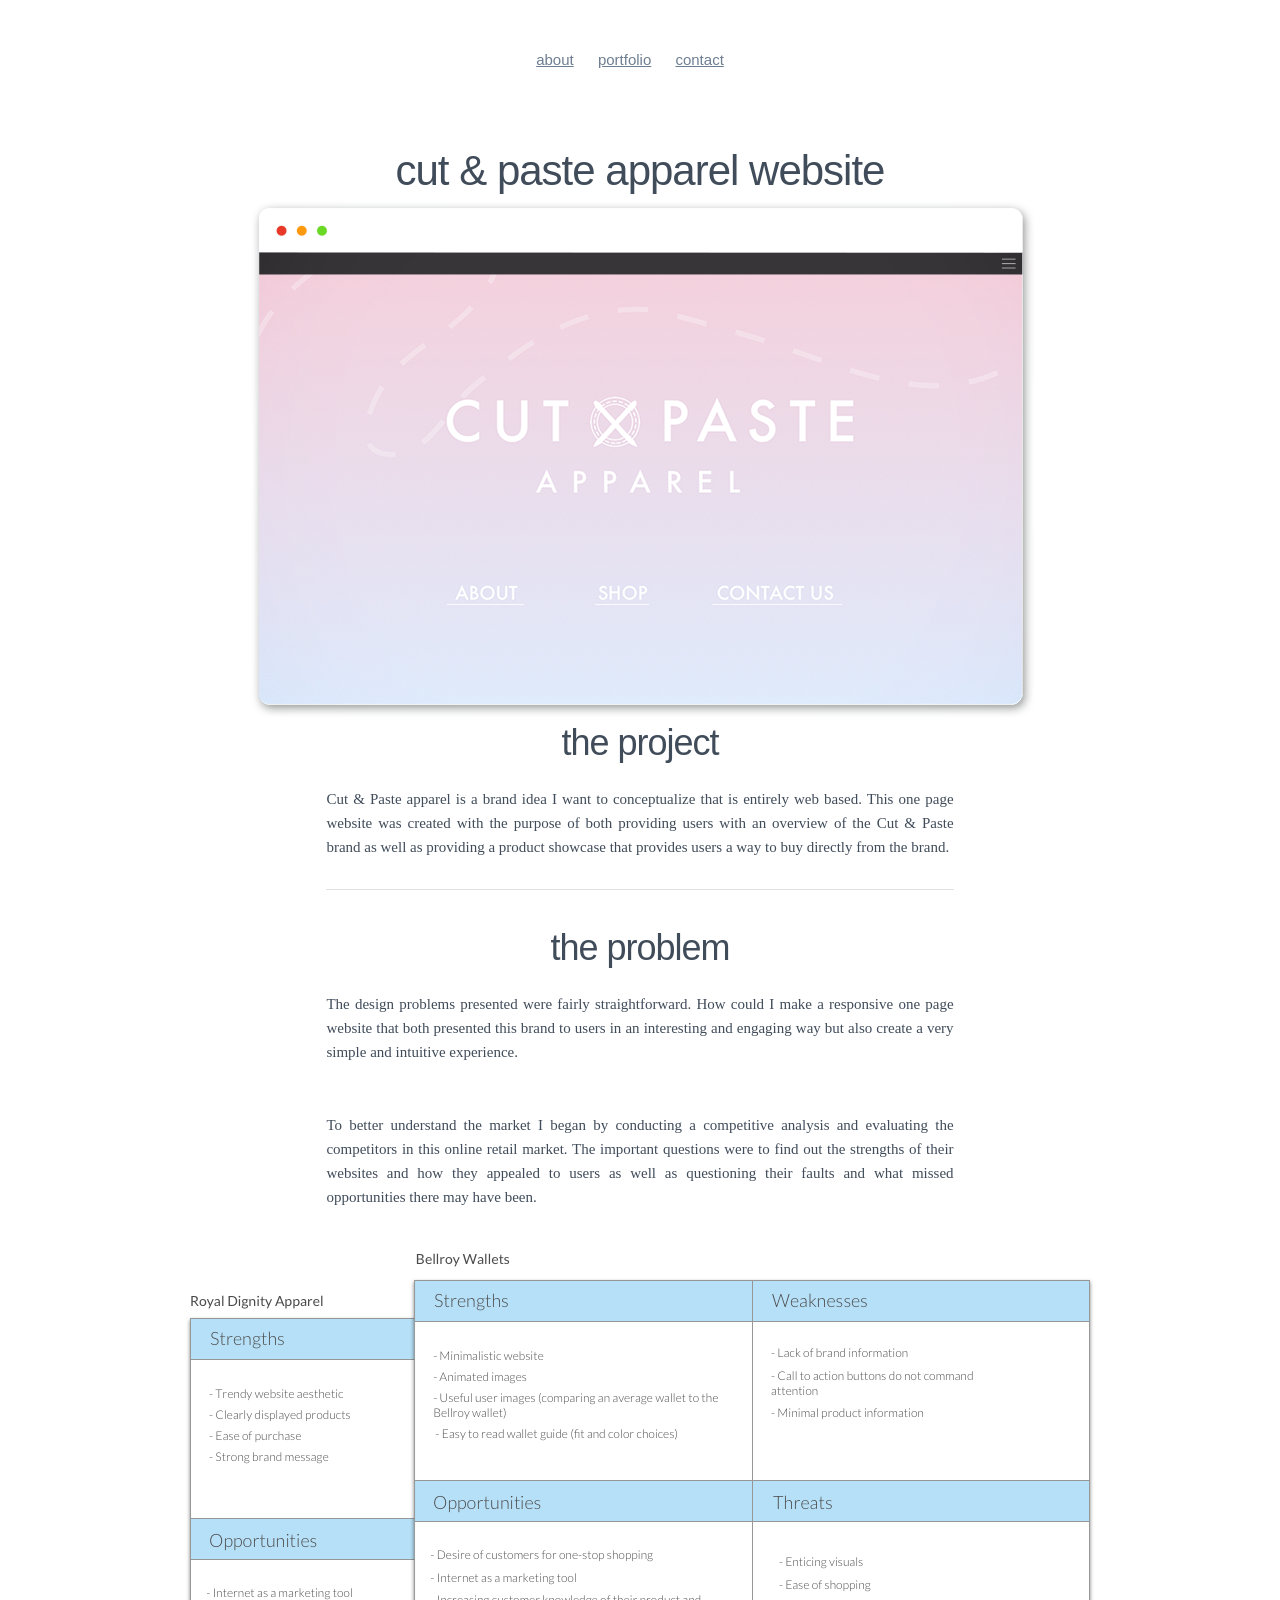
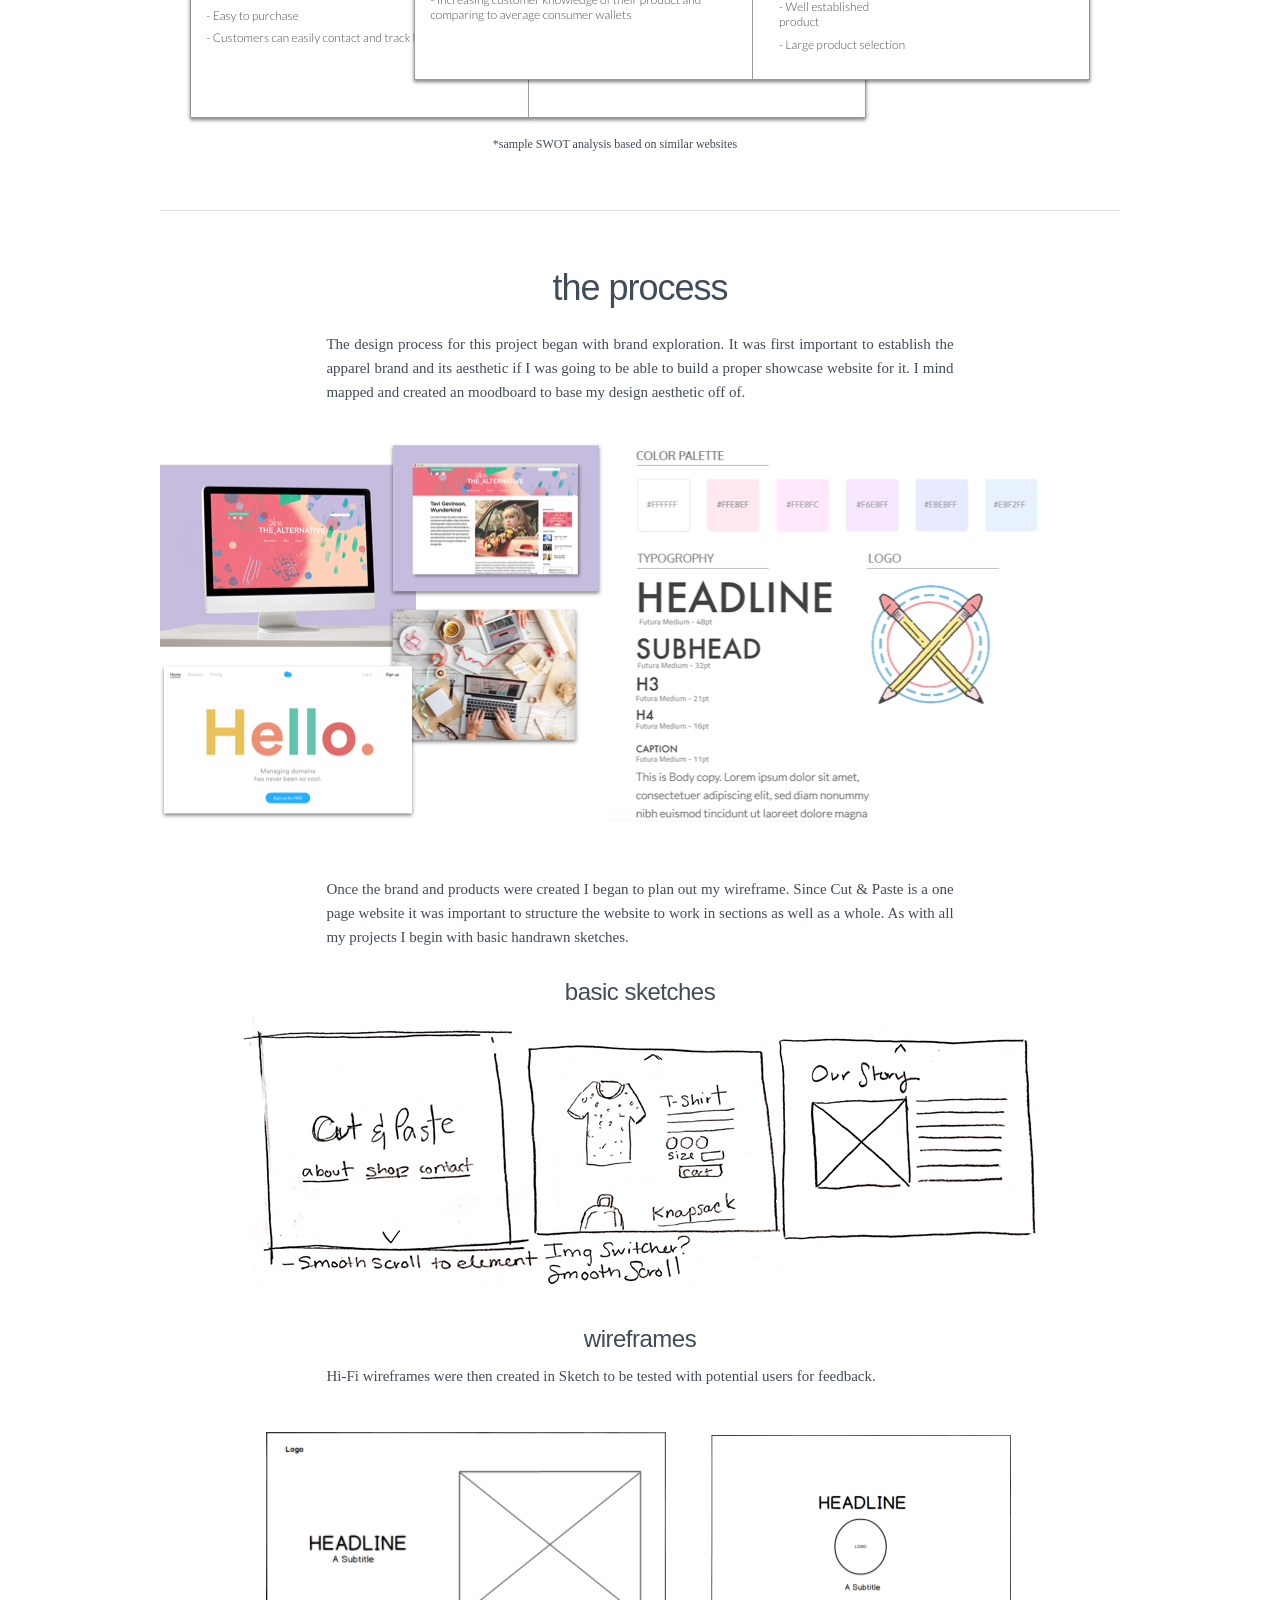
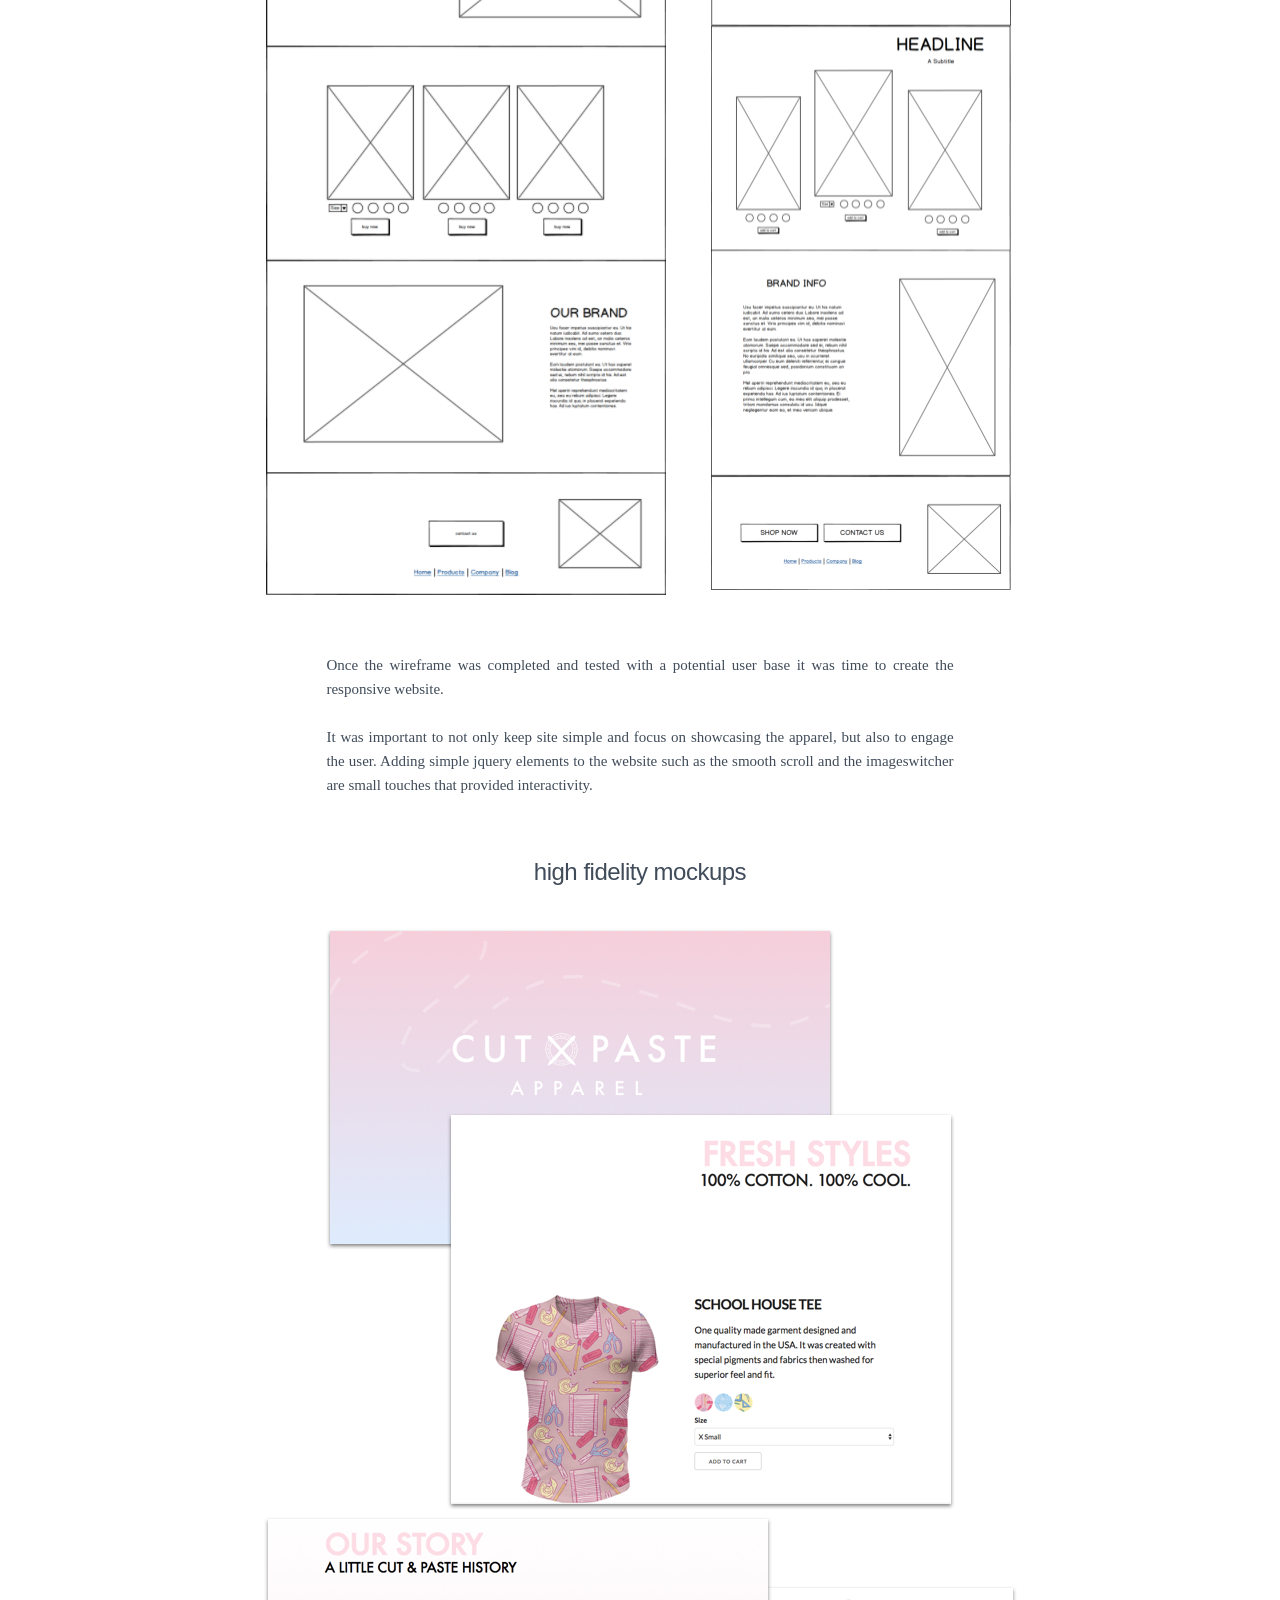
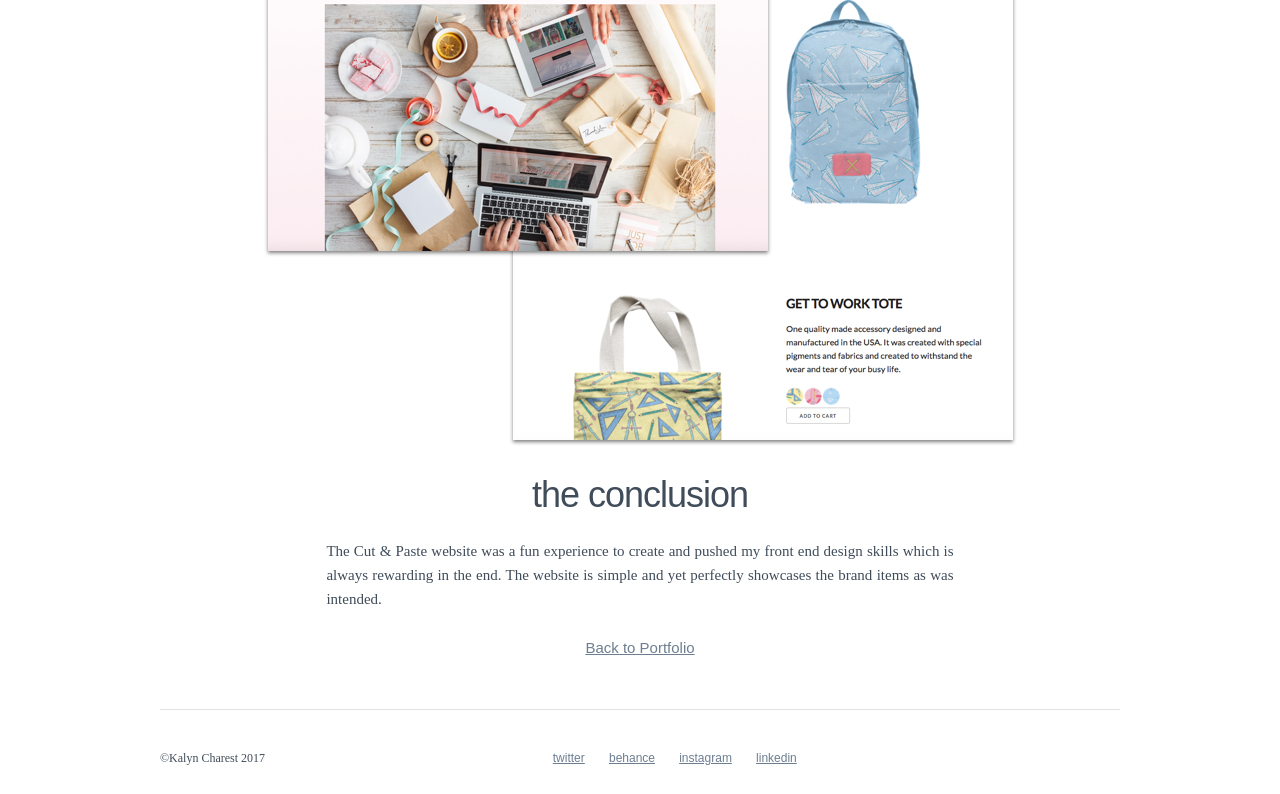
<file: cpstudy.html>
<!DOCTYPE html>
<html lang="en">
<head>

  <!-- Basic Page Needs
  –––––––––––––––––––––––––––––––––––––––––––––––––– -->
  <meta charset="utf-8">
  <title>Kalyn Charest Design</title>
  <meta name="description" content="">
  <meta name="author" content="">

  <!-- Mobile Specific Metas
  –––––––––––––––––––––––––––––––––––––––––––––––––– -->
  <meta name="viewport" content="width=device-width, initial-scale=1">

  <!-- FONT
  –––––––––––––––––––––––––––––––––––––––––––––––––– -->
  <link href="//fonts.googleapis.com/css?family=Raleway:400,300,600" rel="stylesheet" type="text/css">

  <!-- CSS
  –––––––––––––––––––––––––––––––––––––––––––––––––– -->
  <link rel="stylesheet" href="css/normalize.css">
  <link rel="stylesheet" href="css/skeleton.css">
  <link rel="stylesheet" href="css/animate.css">

  <!-- Favicon
  –––––––––––––––––––––––––––––––––––––––––––––––––– -->
  <link rel="icon" type="image/png" href="images/favicon%20copy.png">

</head>
<body>
    <!-- Google Analytics
 –––––––––––––––––––––––––––––––––––––––––––––––––– -->
<script>
  (function(i,s,o,g,r,a,m){i['GoogleAnalyticsObject']=r;i[r]=i[r]||function(){
  (i[r].q=i[r].q||[]).push(arguments)},i[r].l=1*new Date();a=s.createElement(o),
  m=s.getElementsByTagName(o)[0];a.async=1;a.src=g;m.parentNode.insertBefore(a,m)
  })(window,document,'script','https://www.google-analytics.com/analytics.js','ga');

  ga('create', 'UA-92775504-2', 'auto');
  ga('send', 'pageview');

</script>  
    
  <!-- Primary Page Layout
  –––––––––––––––––––––––––––––––––––––––––––––––––– -->
<div class="container">
    
        <div class="row">
            <div class="two-half column" align="center" style="margin-top: 5%">
                <div id="navcontainer">
                    <ul class="animated fadeIn" id="navlist">
                        <li id="active"><a href="bio.html" id="current">about</a></li>
                        <li><a href="portfolio.html">portfolio</a></li>
                        <li><a href="contact.html">contact</a></li>
                    </ul>
            </div>
            </div> 
        </div>
    
        <div class="row">
            <div class="tweleve columns" align="center" style="margin-top: 5%" >
                <h2>cut &amp; paste apparel website</h2>   
            </div>
        </div>
    
      <div class="row">
            <div class="tweleve columns" align="center" style="margin-top: -3%" >
                <img src="images/cutpastehero.png" class="u-max-full-width" >
            </div>
        </div>
   
      <div class="row">
            <div class="tweleve columns" align="center" style="margin-top: -1%" >
                <h3>the project</h3>
            </div>
      </div>    
      <div class="row">
            <div class="eight columns offset-by-two" align="center">
                <p>Cut &amp; Paste apparel is a brand idea I want to conceptualize that is entirely web based. This one page website was created with the purpose of both providing users with an overview of the Cut &amp; Paste brand as well as providing a product showcase that provides users a way to buy directly from the brand.  </p>
                <hr>
                
                <h3>the problem</h3>
                <p>The design problems presented were fairly straightforward. How could I make a responsive one page website that both presented this brand to users in an interesting and engaging way but also create a very simple and intuitive experience. <br></p>
                    
                
               <br> <p>To better understand the market I began by conducting a competitive analysis and evaluating the competitors in this online retail market. The important questions were to find out the strengths of their websites and how they appealed to users as well as questioning their faults and what missed opportunities there may have been.</p>
                 
                
                
           </div>
     </div>
    
    <div class="row">
            <div class="twelve columns" align="center" style="margin-top:2%">
                <img src="images/SWOT.png" class="u-max-full-width" >
                
    
            </div>
    </div>
    
    
    <div class="row">
           <div class="seven columns offset-by-four" align="center">
               <p> <small>*sample SWOT analysis based on similar websites</small></p>
           </div>
    </div>
    
     <div class="row">
            <div class="twelve columns" align="center">
                <hr>
            </div>    
    </div>
    
    <div class="row">
            <div class="tweleve columns" align="center" style="margin-top: 2%" >
                <h3>the process</h3>
            </div>
    </div>
    
    <div class="row">
            <div class="eight columns offset-by-two" align="center">
                <p>The design process for this project began with brand exploration. It was first important to establish the apparel brand and its aesthetic if I was going to be able to build a proper showcase website for it. I mind mapped and created an moodboard to base my design aesthetic off of.</p><br>
            </div>    
    </div>
    
    <div class="row">
            <div class="tweleve columns" style="margin-top: -3%">
                <img src="images/style.png" class="u-max-full-width">
                
        </div>
    </div>
        <div class="row">
            <div class="eight columns offset-by-two" align="center" style="margin-top: 5%">
                <p>Once the brand and products were created I began to plan out my wireframe. Since Cut &amp; Paste is a one page website it was important to structure the website to work in sections as well as a whole. As with all my projects I begin with basic handrawn sketches.</p></div>
            
    </div>
    
                
    <div class="row">
            <div class="eight columns offset-by-two" align="center">
                <h5>basic sketches</h5>
            </div>   
    </div>  
    
    <div class="row">
            <div class="tweleve columns" align="center" style="margin-top: 2%" >
                <img src="images/CPsketches.png" class="u-max-full-width" style="margin-top: -5%">
            </div> 
    </div>    
    
    <div class="row">
            <div class="eight columns offset-by-two" align="center">
                <h5 style="margin-top: 2%">wireframes</h5>
                <p style="margin-top: -2%">   Hi-Fi wireframes were then created in Sketch to be tested with potential users for feedback.</p>
            </div>    
    </div> 
    
    <div class="row">
            <div class="tweleve columns" align="center" style="margin-top: 2%" >     
                <img src="images/CPwireframe.png" class="u-max-full-width">
            </div>
    </div>
                
    <div class="row">
            <div class="eight columns offset-by-two" align="center">            
                <p style="margin-top: 2%"><p>Once the wireframe was completed and tested with a potential user base it was time to create the responsive website. <br> <br>

                It was important to not only keep site simple and focus on showcasing the apparel, but also to engage the user. Adding simple jquery elements to the website such as the smooth scroll and the imageswitcher are small touches that provided interactivity. </p>

    
            </div>
    </div>    
    
    <div class="row">
            <div class="eight columns offset-by-two" align="center" style="margin-top: 2%" >
               
                <h5 style="margin-top:2%">high fidelity mockups</h5>
                
    
            </div>    
    </div>            
    <div class="row">
            <div class="tweleve columns" align="center" style="margin-top: 2%" >            
                <img src="images/CPhifi-1.png" class="u-max-full-width">
                <img src="images/CPhifi-2.png" class="u-max-full-width">
            </div>
    </div>    
        
        
    <div class="row">
            <div class="eight columns offset-by-two" align="center" style="margin-top: 2%" >    
                  <h3>the conclusion</h3>
                        <p>The Cut &amp; Paste website was a fun experience to create and pushed my front end design skills which is always rewarding in the end. The website is simple and yet perfectly showcases the brand items as was intended.  </p>
                
                        <a href="portfolio.html">Back to Portfolio</a>
                
            </div>
    </div>    
        
    <div class="row">
            <div class="tweleve columns" style="margin-top: 2%" >
                <hr>
            </div>
        </div>        
        
    <div class="row">
            <div class="three columns" align="right">
                <p class="copyright"><small>&copy;Kalyn Charest 2017</small></p>
        </div>
    
    <div class= "six columns offset-by-one" align="center">
             <div id="navcontainer">
                    <ul class="animated fadeIn" id="navlist">
                        <li id="active"><a href="https://twitter.com/Kalyn_Charest"  target="_blank" id="current"><small>twitter</small></a></li>
                        <li><a href="https://www.behance.net/kalyncharest"  target="_blank"><small>behance</small></a></li>
                        <li><a href="https://www.instagram.com/tofutuxedo/?hl=en"  target="_blank"><small>instagram</small></a></li>
                        <li><a href="https://www.linkedin.com/in/kalyn-charest-6636484b/"  target="_blank"><small>linkedin</small></a></li>
                    </ul>
            </div>
        
        </div>
        
        
        
        </div>
            
            
            
            
            
            
            
            
    </div>    
        
        
<!-- End Document
  –––––––––––––––––––––––––––––––––––––––––––––––––– -->
</body>
</html>
</file>
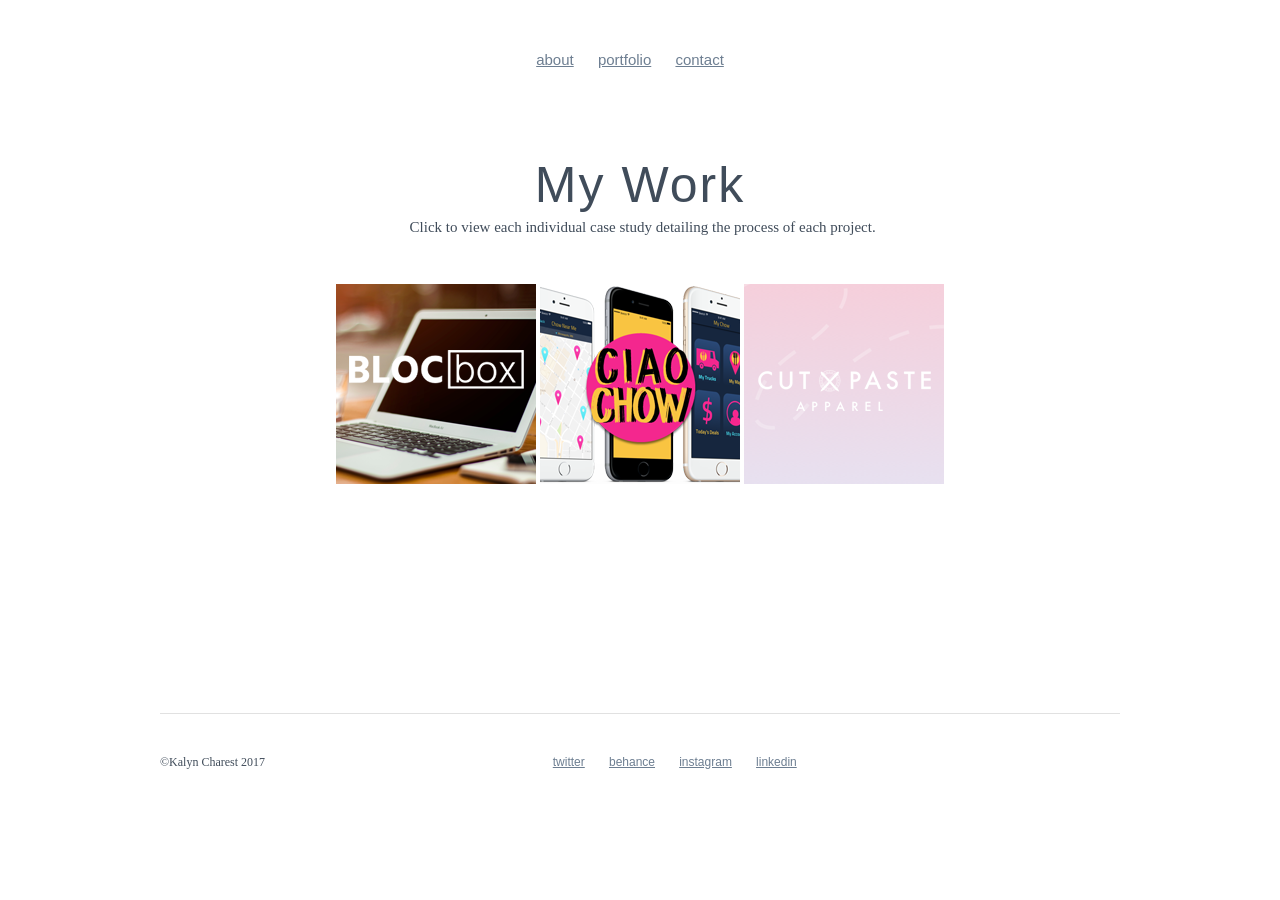
<file: portfolio.html>
<!DOCTYPE html>
<html lang="en">
<head>

  <!-- Basic Page Needs
  –––––––––––––––––––––––––––––––––––––––––––––––––– -->
  <meta charset="utf-8">
  <title>Kalyn Charest Design</title>
  <meta name="description" content="">
  <meta name="author" content="">

  <!-- Mobile Specific Metas
  –––––––––––––––––––––––––––––––––––––––––––––––––– -->
  <meta name="viewport" content="width=device-width, initial-scale=1">

  <!-- FONT
  –––––––––––––––––––––––––––––––––––––––––––––––––– -->
  <link href="//fonts.googleapis.com/css?family=Raleway:400,300,600" rel="stylesheet" type="text/css">

  <!-- CSS
  –––––––––––––––––––––––––––––––––––––––––––––––––– -->
  <link rel="stylesheet" href="css/normalize.css">
  <link rel="stylesheet" href="css/skeleton.css">
  <link rel="stylesheet" href="css/animate.css">

  <!-- Favicon
  –––––––––––––––––––––––––––––––––––––––––––––––––– -->
  <link rel="icon" type="image/png" href="images/favicon%20copy.png">

</head>
<body>
    
    <!-- Google Analytics
 –––––––––––––––––––––––––––––––––––––––––––––––––– -->
<script>
  (function(i,s,o,g,r,a,m){i['GoogleAnalyticsObject']=r;i[r]=i[r]||function(){
  (i[r].q=i[r].q||[]).push(arguments)},i[r].l=1*new Date();a=s.createElement(o),
  m=s.getElementsByTagName(o)[0];a.async=1;a.src=g;m.parentNode.insertBefore(a,m)
  })(window,document,'script','https://www.google-analytics.com/analytics.js','ga');

  ga('create', 'UA-92775504-2', 'auto');
  ga('send', 'pageview');

</script>      

  <!-- Primary Page Layout
  –––––––––––––––––––––––––––––––––––––––––––––––––– -->
<div class="container">
    
        <div class="row">
            <div class="two-half column" align="center" style="margin-top: 5%">
                <div id="navcontainer">
                    <ul class="animated fadeIn" id="navlist">
                        <li id="active"><a href="bio.html" id="current">about</a></li>
                        <li><a href="portfolio.html">portfolio</a></li>
                        <li><a href="contact.html">contact</a></li>
                    </ul>
            </div>
            </div> 
        </div>
    <div class="row">
        <div class="twelve columns" align="center" style="margin-top: 6%">
    
            <h1>My Work</h1>
        
        </div>
    </div>
    
    <div class="row">
        <div class="eight columns offset-by-three" align="center" style="margin-top: -2%">
            <p>Click to view each individual case study detailing the process of each project.</p>
        </div>
    </div>    
    
    
    <div class="row">
        <div class="tweleve columns" align="center" style="margin-top:2%">
            <a href="bbstudy.html" class="box"><img src="images/bbpreview.png" class="u-max-full-width"></a>
            <a href="ccstudy.html"> <img src="images/ccport.png" class="u-max-full-width"></a>
            <a href="cpstudy.html"><img src="images/cppreview.png"  class="u-max-full-width"></a>
        
        </div>
    
    </div>
        
        
    <div class="row">
            <div class="tweleve columns" style="margin-top: 20%" >
                <hr>
            </div>
        </div>        
        
    <div class="row">
            <div class="three columns" align="right">
                <p class="copyright"><small>&copy;Kalyn Charest 2017</small></p>
        </div>
    
        <div class= "six columns offset-by-one" align="center">
             <div id="navcontainer">
                    <ul class="animated fadeIn" id="navlist">
                        <li id="active"><a href="https://twitter.com/Kalyn_Charest" target="_blank" id="current"><small>twitter</small></a></li>
                        <li><a href="https://www.behance.net/kalyncharest"  target="_blank"><small>behance</small></a></li>
                        <li><a href="https://www.instagram.com/tofutuxedo/?hl=en"  target="_blank"><small>instagram</small></a></li>
                        <li><a href="https://www.linkedin.com/in/kalyn-charest-6636484b/"  target="_blank"><small>linkedin</small></a></li>
                    </ul>
            </div>
        
        </div>
        
        
        
        </div>
            
            
            
            
            
            
            
            
    </div>    
        
        
<!-- End Document
  –––––––––––––––––––––––––––––––––––––––––––––––––– -->
</body>
</html>
</file>
<file: css/skeleton.css>
/*
* Skeleton V2.0.4
* Copyright 2014, Dave Gamache
* www.getskeleton.com
* Free to use under the MIT license.
* http://www.opensource.org/licenses/mit-license.php
* 12/29/2014
*/


/* Table of contents
––––––––––––––––––––––––––––––––––––––––––––––––––
- Grid
- Base Styles
- Typography
- Links
- Buttons
- Forms
- Lists
- Code
- Tables
- Spacing
- Utilities
- Clearing
- Media Queries
*/


/* Grid
–––––––––––––––––––––––––––––––––––––––––––––––––– */
.container {
  position: relative;
  width: 100%;
  max-width: 960px;
  margin: 0 auto;
  padding: 0 20px;
  box-sizing: border-box; }
.column,
.columns {
  width: 100%;
  float: left;
  box-sizing: border-box; }

/* For devices larger than 400px */
@media (min-width: 400px) {
  .container {
    width: 85%;
    padding: 0; }
}

/* For devices larger than 550px */
@media (min-width: 550px) {
  .container {
    width: 80%; }
  .column,
  .columns {
    margin-left: 4%; }
  .column:first-child,
  .columns:first-child {
    margin-left: 0; }

  .one.column,
  .one.columns                    { width: 4.66666666667%; }
  .two.columns                    { width: 13.3333333333%; }
  .three.columns                  { width: 22%;            }
  .four.columns                   { width: 30.6666666667%; }
  .five.columns                   { width: 39.3333333333%; }
  .six.columns                    { width: 48%;            }
  .seven.columns                  { width: 56.6666666667%; }
  .eight.columns                  { width: 65.3333333333%; }
  .nine.columns                   { width: 74.0%;          }
  .ten.columns                    { width: 82.6666666667%; }
  .eleven.columns                 { width: 91.3333333333%; }
  .twelve.columns                 { width: 100%; margin-left: 0; }

  .one-third.column               { width: 30.6666666667%; }
  .two-thirds.column              { width: 65.3333333333%; }

  .one-half.column                { width: 48%; }

  /* Offsets */
  .offset-by-one.column,
  .offset-by-one.columns          { margin-left: 8.66666666667%; }
  .offset-by-two.column,
  .offset-by-two.columns          { margin-left: 17.3333333333%; }
  .offset-by-three.column,
  .offset-by-three.columns        { margin-left: 26%;            }
  .offset-by-four.column,
  .offset-by-four.columns         { margin-left: 34.6666666667%; }
  .offset-by-five.column,
  .offset-by-five.columns         { margin-left: 43.3333333333%; }
  .offset-by-six.column,
  .offset-by-six.columns          { margin-left: 52%;            }
  .offset-by-seven.column,
  .offset-by-seven.columns        { margin-left: 60.6666666667%; }
  .offset-by-eight.column,
  .offset-by-eight.columns        { margin-left: 69.3333333333%; }
  .offset-by-nine.column,
  .offset-by-nine.columns         { margin-left: 78.0%;          }
  .offset-by-ten.column,
  .offset-by-ten.columns          { margin-left: 86.6666666667%; }
  .offset-by-eleven.column,
  .offset-by-eleven.columns       { margin-left: 95.3333333333%; }

  .offset-by-one-third.column,
  .offset-by-one-third.columns    { margin-left: 34.6666666667%; }
  .offset-by-two-thirds.column,
  .offset-by-two-thirds.columns   { margin-left: 69.3333333333%; }

  .offset-by-one-half.column,
  .offset-by-one-half.columns     { margin-left: 52%; }

}


/* Base Styles
–––––––––––––––––––––––––––––––––––––––––––––––––– */
/* NOTE
html is set to 62.5% so that all the REM measurements throughout Skeleton
are based on 10px sizing. So basically 1.5rem = 15px :) */
html {
  font-size: 62.5%; }
body {
  font-size: 1.5em; /* currently ems cause chrome bug misinterpreting rems on body element */
  line-height: 1.6;
  font-weight: 400;
  font-family: "Orator STD", "HelveticaNeue", "Helvetica Neue", Helvetica, Arial, sans-serif;
  color: #222; }


/* Typography
–––––––––––––––––––––––––––––––––––––––––––––––––– */
h1, h2, h3, h4, h5, h6 {
  margin-top: 0;
  margin-bottom: 2rem;
  font-weight: 300; }
h1 { font-size: 5.0rem; line-height: 1.2;  letter-spacing: .2rem;}
h2 { font-size: 3.6rem; line-height: 1.25; letter-spacing: -.1rem; }
h3 { font-size: 3.0rem; line-height: 1.3;  letter-spacing: -.1rem; }
h4 { font-size: 1.8rem; line-height: 1.35; letter-spacing: .6rem; }
h5 { font-size: 1.8rem; line-height: 1.5;  letter-spacing: -.05rem; }
h6 { font-size: 1.5rem; line-height: 1.6;  letter-spacing: 0; }

/* Larger than phablet */
@media (min-width: 550px) {
  h1 { font-size: 5.0rem; }
  h2 { font-size: 4.2rem; }
  h3 { font-size: 3.6rem; }
  h4 { font-size: 3.0rem; }
  h5 { font-size: 2.4rem; }
  h6 { font-size: 1.5rem; }
}

p {
  margin-top: 0; }


/* Links
–––––––––––––––––––––––––––––––––––––––––––––––––– */
a {
  color: #6D7E91; }
a:hover {
  color: #A2B7CB; }


/* Buttons
–––––––––––––––––––––––––––––––––––––––––––––––––– */
.button,
button,
input[type="submit"],
input[type="reset"],
input[type="button"] {
  display: inline-block;
  height: 38px;
  padding: 0 30px;
  color: #555;
  text-align: center;
  font-size: 11px;
  font-weight: 600;
  line-height: 38px;
  letter-spacing: .1rem;
  text-transform: uppercase;
  text-decoration: none;
  white-space: nowrap;
  background-color: transparent;
  border-radius: 4px;
  border: 1px solid #bbb;
  cursor: pointer;
  box-sizing: border-box; }
.button:hover,
button:hover,
input[type="submit"]:hover,
input[type="reset"]:hover,
input[type="button"]:hover,
.button:focus,
button:focus,
input[type="submit"]:focus,
input[type="reset"]:focus,
input[type="button"]:focus {
  color: #333;
  border-color: #888;
  outline: 0; }
.button.button-primary,
button.button-primary,
input[type="submit"].button-primary,
input[type="reset"].button-primary,
input[type="button"].button-primary {
  color: #FFF;
  background-color: #33C3F0;
  border-color: #33C3F0; }
.button.button-primary:hover,
button.button-primary:hover,
input[type="submit"].button-primary:hover,
input[type="reset"].button-primary:hover,
input[type="button"].button-primary:hover,
.button.button-primary:focus,
button.button-primary:focus,
input[type="submit"].button-primary:focus,
input[type="reset"].button-primary:focus,
input[type="button"].button-primary:focus {
  color: #FFF;
  background-color: #1EAEDB;
  border-color: #1EAEDB; }


/* Forms
–––––––––––––––––––––––––––––––––––––––––––––––––– */
input[type="email"],
input[type="number"],
input[type="search"],
input[type="text"],
input[type="tel"],
input[type="url"],
input[type="password"],
textarea,
select {
  height: 38px;
  padding: 6px 10px; /* The 6px vertically centers text on FF, ignored by Webkit */
  background-color: #fff;
  border: 1px solid #D1D1D1;
  border-radius: 4px;
  box-shadow: none;
  box-sizing: border-box; }
/* Removes awkward default styles on some inputs for iOS */
input[type="email"],
input[type="number"],
input[type="search"],
input[type="text"],
input[type="tel"],
input[type="url"],
input[type="password"],
textarea {
  -webkit-appearance: none;
     -moz-appearance: none;
          appearance: none; }
textarea {
  min-height: 65px;
  padding-top: 6px;
  padding-bottom: 6px; }
input[type="email"]:focus,
input[type="number"]:focus,
input[type="search"]:focus,
input[type="text"]:focus,
input[type="tel"]:focus,
input[type="url"]:focus,
input[type="password"]:focus,
textarea:focus,
select:focus {
  border: 1px solid #33C3F0;
  outline: 0; }
label,
legend {
  display: block;
  margin-bottom: .5rem;
  font-weight: 600; }
fieldset {
  padding: 0;
  border-width: 0; }
input[type="checkbox"],
input[type="radio"] {
  display: inline; }
label > .label-body {
  display: inline-block;
  margin-left: .5rem;
  font-weight: normal; }


/* Lists
–––––––––––––––––––––––––––––––––––––––––––––––––– */
ul {
  list-style: circle inside; }
ol {
  list-style: decimal inside; }
ol, ul {
  padding-left: 0;
  margin-top: 0; }
ul ul,
ul ol,
ol ol,
ol ul {
  margin: 1.5rem 0 1.5rem 3rem;
  font-size: 90%; }
li {
  margin-bottom: 1rem; }


/* Code
–––––––––––––––––––––––––––––––––––––––––––––––––– */
code {
  padding: .2rem .5rem;
  margin: 0 .2rem;
  font-size: 90%;
  white-space: nowrap;
  background: #F1F1F1;
  border: 1px solid #E1E1E1;
  border-radius: 4px; }
pre > code {
  display: block;
  padding: 1rem 1.5rem;
  white-space: pre; }


/* Tables
–––––––––––––––––––––––––––––––––––––––––––––––––– */
th,
td {
  padding: 12px 15px;
  text-align: left;
  border-bottom: 1px solid #E1E1E1; }
th:first-child,
td:first-child {
  padding-left: 0; }
th:last-child,
td:last-child {
  padding-right: 0; }


/* Spacing
–––––––––––––––––––––––––––––––––––––––––––––––––– */
button,
.button {
  margin-bottom: 1rem; }
input,
textarea,
select,
fieldset {
  margin-bottom: 1.5rem; }
pre,
blockquote,
dl,
figure,
table,
p,
ul,
ol,
form {
  margin-bottom: 2.5rem; }


/* Utilities
–––––––––––––––––––––––––––––––––––––––––––––––––– */
.u-full-width {
  width: 100%;
  box-sizing: border-box; }
.u-max-full-width {
  max-width: 100%;
  box-sizing: border-box; }
.u-pull-right {
  float: right; }
.u-pull-left {
  float: left; }


/* Misc
–––––––––––––––––––––––––––––––––––––––––––––––––– */
hr {
  margin-top: 3rem;
  margin-bottom: 3.5rem;
  border-width: 0;
  border-top: 1px solid #E1E1E1; }


/* Clearing
–––––––––––––––––––––––––––––––––––––––––––––––––– */

/* Self Clearing Goodness */
.container:after,
.row:after,
.u-cf {
  content: "";
  display: table;
  clear: both; }


/* Media Queries
–––––––––––––––––––––––––––––––––––––––––––––––––– */
/*
Note: The best way to structure the use of media queries is to create the queries
near the relevant code. For example, if you wanted to change the styles for buttons
on small devices, paste the mobile query code up in the buttons section and style it
there.
*/


/* Larger than mobile */
@media (min-width: 400px) {}

/* Larger than phablet (also point when grid becomes active) */
@media (min-width: 550px) {}

/* Larger than tablet */
@media (min-width: 750px) {}

/* Larger than desktop */
@media (min-width: 1000px) {}

/* Larger than Desktop HD */
@media (min-width: 1200px) {}



/* CUSTOM CSS
–––––––––––––––––––––––––––––––––––––––––––––––––– */
 #navlist li
{
display: inline;
list-style-type: none;
padding-right: 20px;
}

.container {
    color: #404c5a;
}

p {
    text-align: justify;
    font-family: "lato-light";  
    align-content: center;
}

.border {
border-style: 3px solid;
background-color: lightblue;
padding-left: 10px;
padding-right: 10px;
padding-bottom: 3px;
padding-top: 12px;
    
}

.stats{
    font-family: "lato";
}

.copyright {
    font-family: "orator STD"
}
</file>
